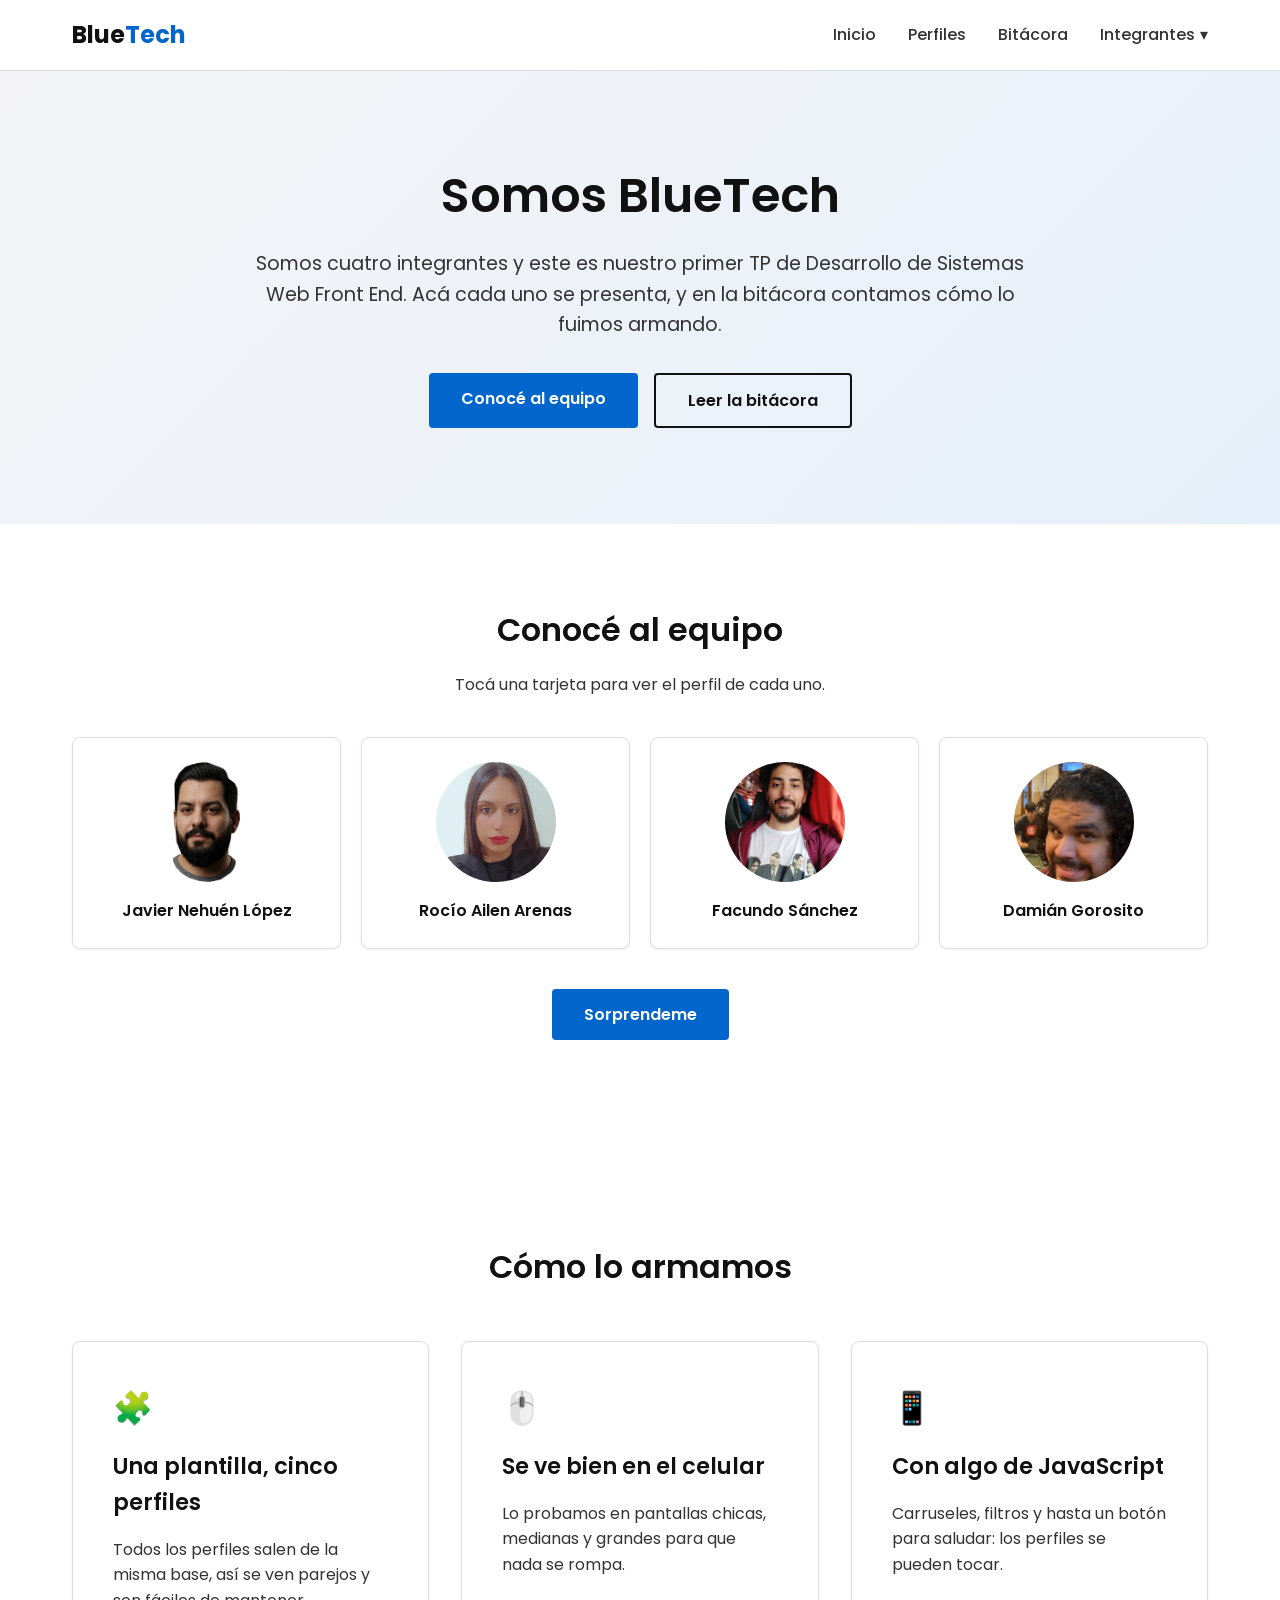
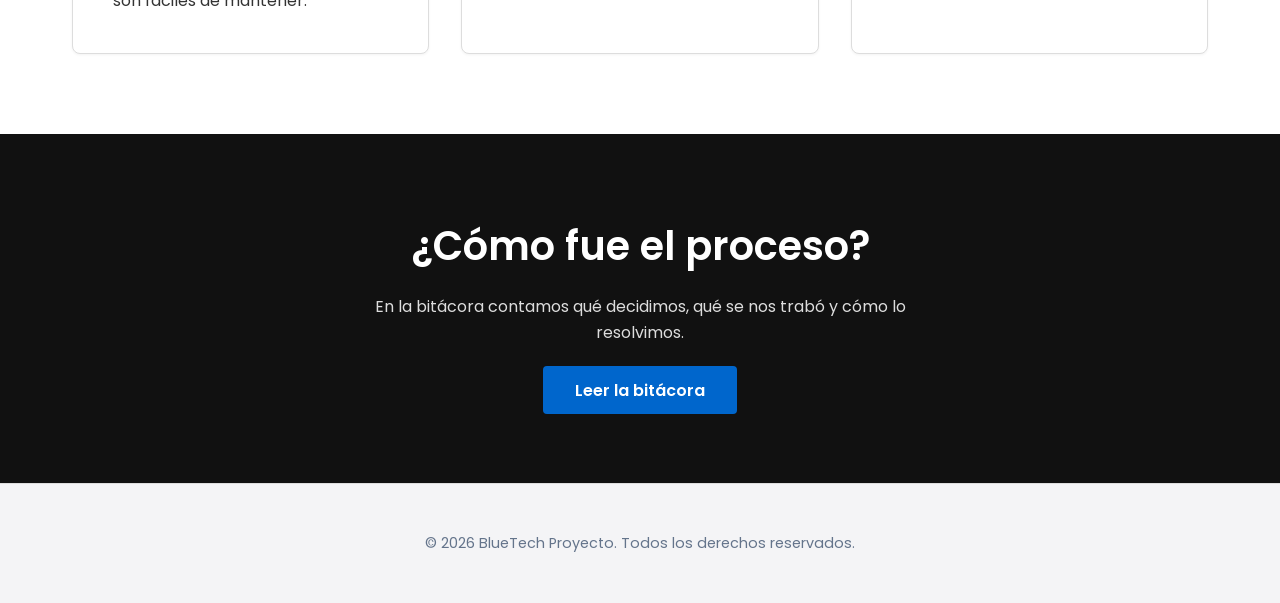
<file: index.html>
<!DOCTYPE html>
<html lang="es">
<head>
    <meta charset="UTF-8">
    <meta name="viewport" content="width=device-width, initial-scale=1.0">
    <title>BlueTech · TP1 Front End</title>

    <link rel="preconnect" href="https://fonts.googleapis.com">
    <link rel="preconnect" href="https://fonts.gstatic.com" crossorigin>
    <link href="https://fonts.googleapis.com/css2?family=Poppins:wght@400;500;600;700&display=swap" rel="stylesheet">

    <link rel="stylesheet" href="css/style.css">
    <link rel="stylesheet" href="css/header-footer.css">
    <link rel="stylesheet" href="css/home.css">

    <script src="js/nav.js" defer></script>
    <script src="js/home.js" defer></script>
</head>
<body>

    <header>
        <nav class="navbar">
            <div class="logo">Blue<span>Tech</span></div>
            <ul class="nav-links">
                <li><a href="index.html">Inicio</a></li>
                <li><a href="index.html#perfiles">Perfiles</a></li>
                <li><a href="bitacora.html">Bitácora</a></li>
                <li class="dropdown">
                  <button type="button" class="dropdown-toggle" aria-haspopup="true" aria-expanded="false">
                    Integrantes <span class="dropdown-flecha" aria-hidden="true">&#9662;</span>
                  </button>
                  <ul class="dropdown-menu">
                    <li><a href="perfil-2.html">Javier López</a></li>
                    <li><a href="perfil-3.html">Rocío Arenas</a></li>
                    <li><a href="perfil-4.html">Facundo Sánchez</a></li>
                    <li><a href="perfil-5.html">Damián Gorosito</a></li>
                  </ul>
                </li>
            </ul>
        </nav>
    </header>

    <section id="inicio" class="hero">
        <div class="hero-content">
            <h1>Somos BlueTech</h1>
            <p>Somos cuatro integrantes y este es nuestro primer TP de Desarrollo de Sistemas Web Front End. Acá cada uno se presenta, y en la bitácora contamos cómo lo fuimos armando.</p>
            <div class="hero-buttons">
                <a href="#perfiles" class="btn-primary">Conocé al equipo</a>
                <a href="bitacora.html" class="btn-secondary">Leer la bitácora</a>
            </div>
        </div>
    </section>

    <section id="perfiles" class="features">
        <h2 class="section-title">Conocé al equipo</h2>
        <p class="section-sub">Tocá una tarjeta para ver el perfil de cada uno.</p>
        <div class="grid grid--perfiles">
                <a class="card card--perfil" href="perfil-2.html">
                    <img class="card-avatar" src="img/javier/avatar.png" style="object-fit: contain;" alt="" width="120" height="120">
                    <h3>Javier Nehuén López</h3>
                </a>
                <a class="card card--perfil" href="perfil-3.html">
                    <img class="card-avatar" src="img/rocio/avatar.PNG" alt="" width="120" height="120">
                    <h3>Rocío Ailen Arenas</h3>
                </a>
                <a class="card card--perfil" href="perfil-4.html">
                    <img class="card-avatar" src="img/facundo/avatar.jpg" alt="" width="120" height="120">
                    <h3>Facundo Sánchez</h3>
                </a>
                <a class="card card--perfil" href="perfil-5.html">
                    <img class="card-avatar" src="img/damian/avatar.jpg" alt="" width="120" height="120">
                    <h3>Damián Gorosito</h3>
                </a>
        </div>
        <div class="perfiles-accion">
            <button type="button" id="btn-sorpresa" class="btn-primary">Sorprendeme</button>
            <p id="mensaje-sorpresa" aria-live="polite"></p>
        </div>
    </section>

    <section id="como-lo-armamos" class="features">
        <h2 class="section-title">Cómo lo armamos</h2>
        <div class="grid">
            <div class="card">
                <div class="card-icon">🧩</div>
                <h3>Una plantilla, cinco perfiles</h3>
                <p>Todos los perfiles salen de la misma base, así se ven parejos y son fáciles de mantener.</p>
            </div>
            <div class="card">
                <div class="card-icon">🖱️</div>
                <h3>Se ve bien en el celular</h3>
                <p>Lo probamos en pantallas chicas, medianas y grandes para que nada se rompa.</p>
            </div>
            <div class="card">
                <div class="card-icon">📱</div>
                <h3>Con algo de JavaScript</h3>
                <p>Carruseles, filtros y hasta un botón para saludar: los perfiles se pueden tocar.</p>
            </div>
        </div>
    </section>

    <section class="cta-section">
        <h2>¿Cómo fue el proceso?</h2>
        <p>En la bitácora contamos qué decidimos, qué se nos trabó y cómo lo resolvimos.</p>
        <a href="bitacora.html" class="btn-primary">Leer la bitácora</a>
    </section>

    <footer>
        <p>&copy; 2026 BlueTech Proyecto. Todos los derechos reservados.</p>
    </footer>

</body>
</html>
</file>
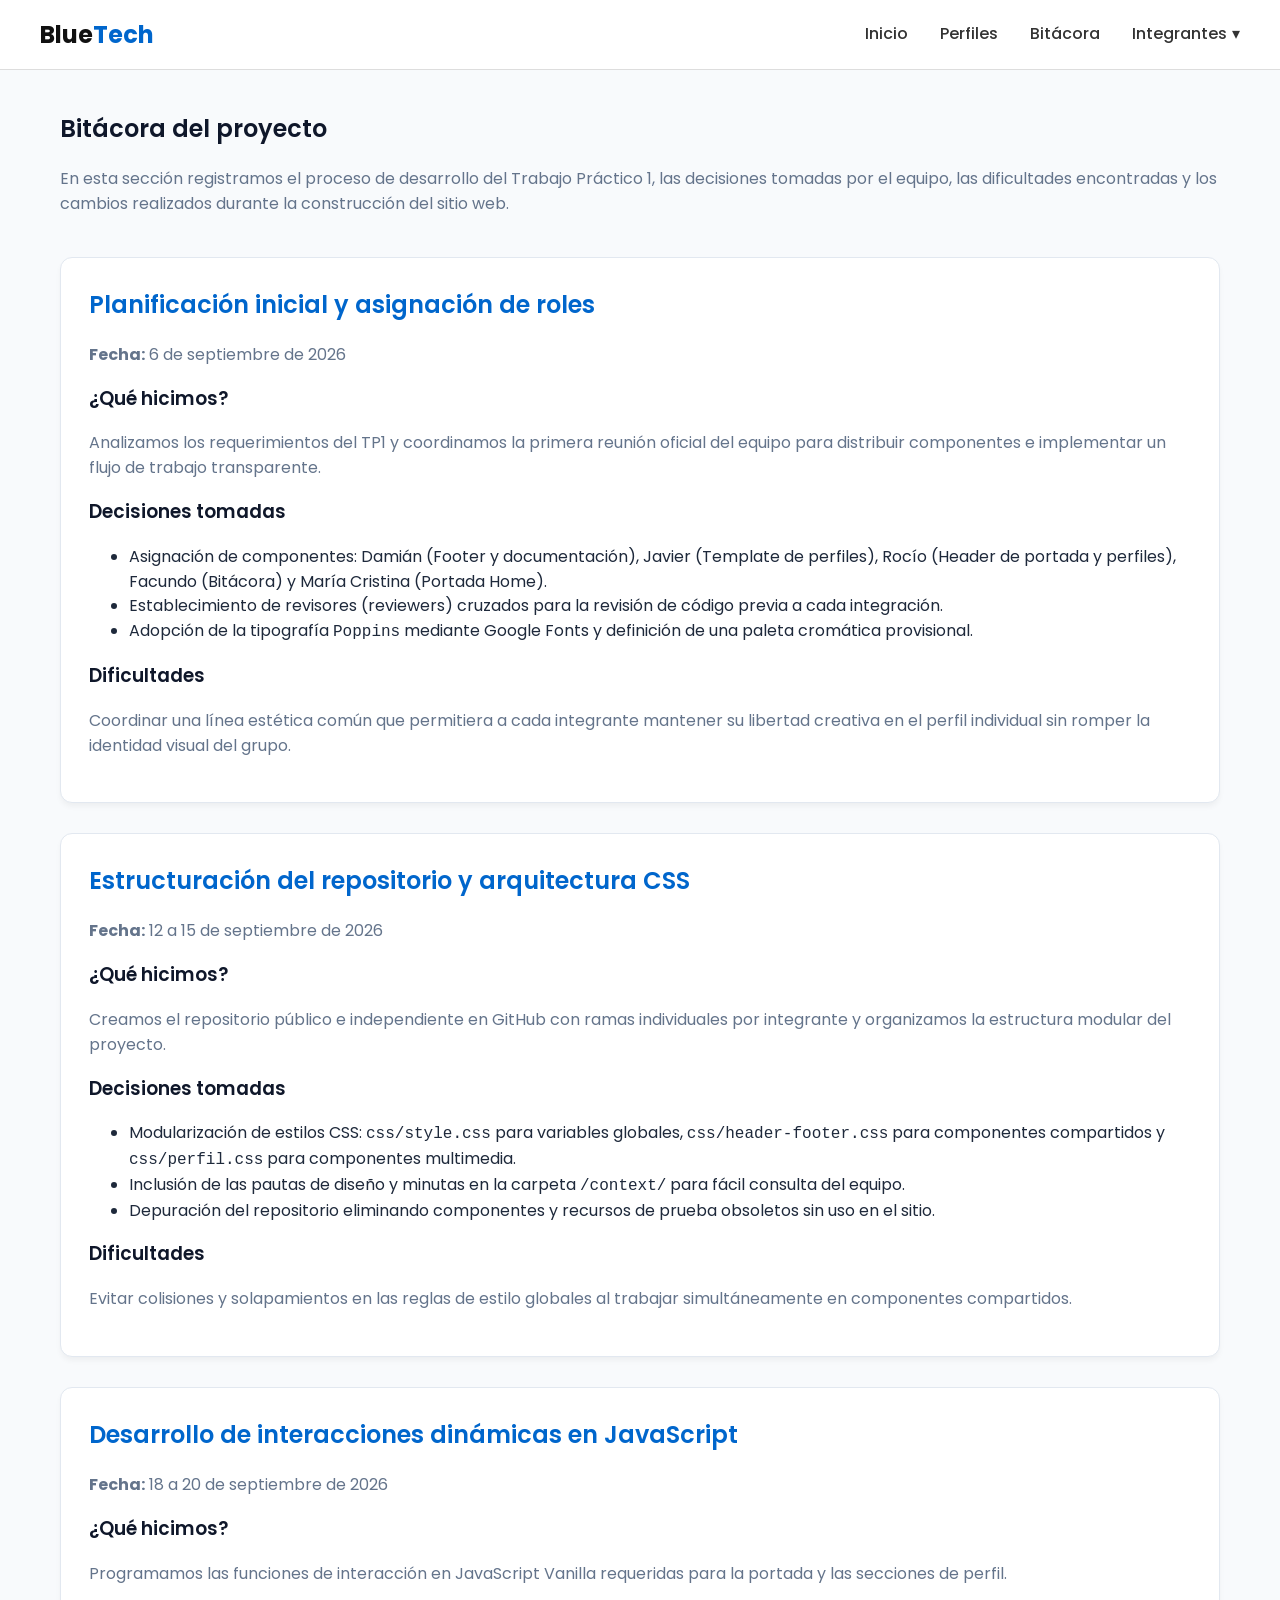
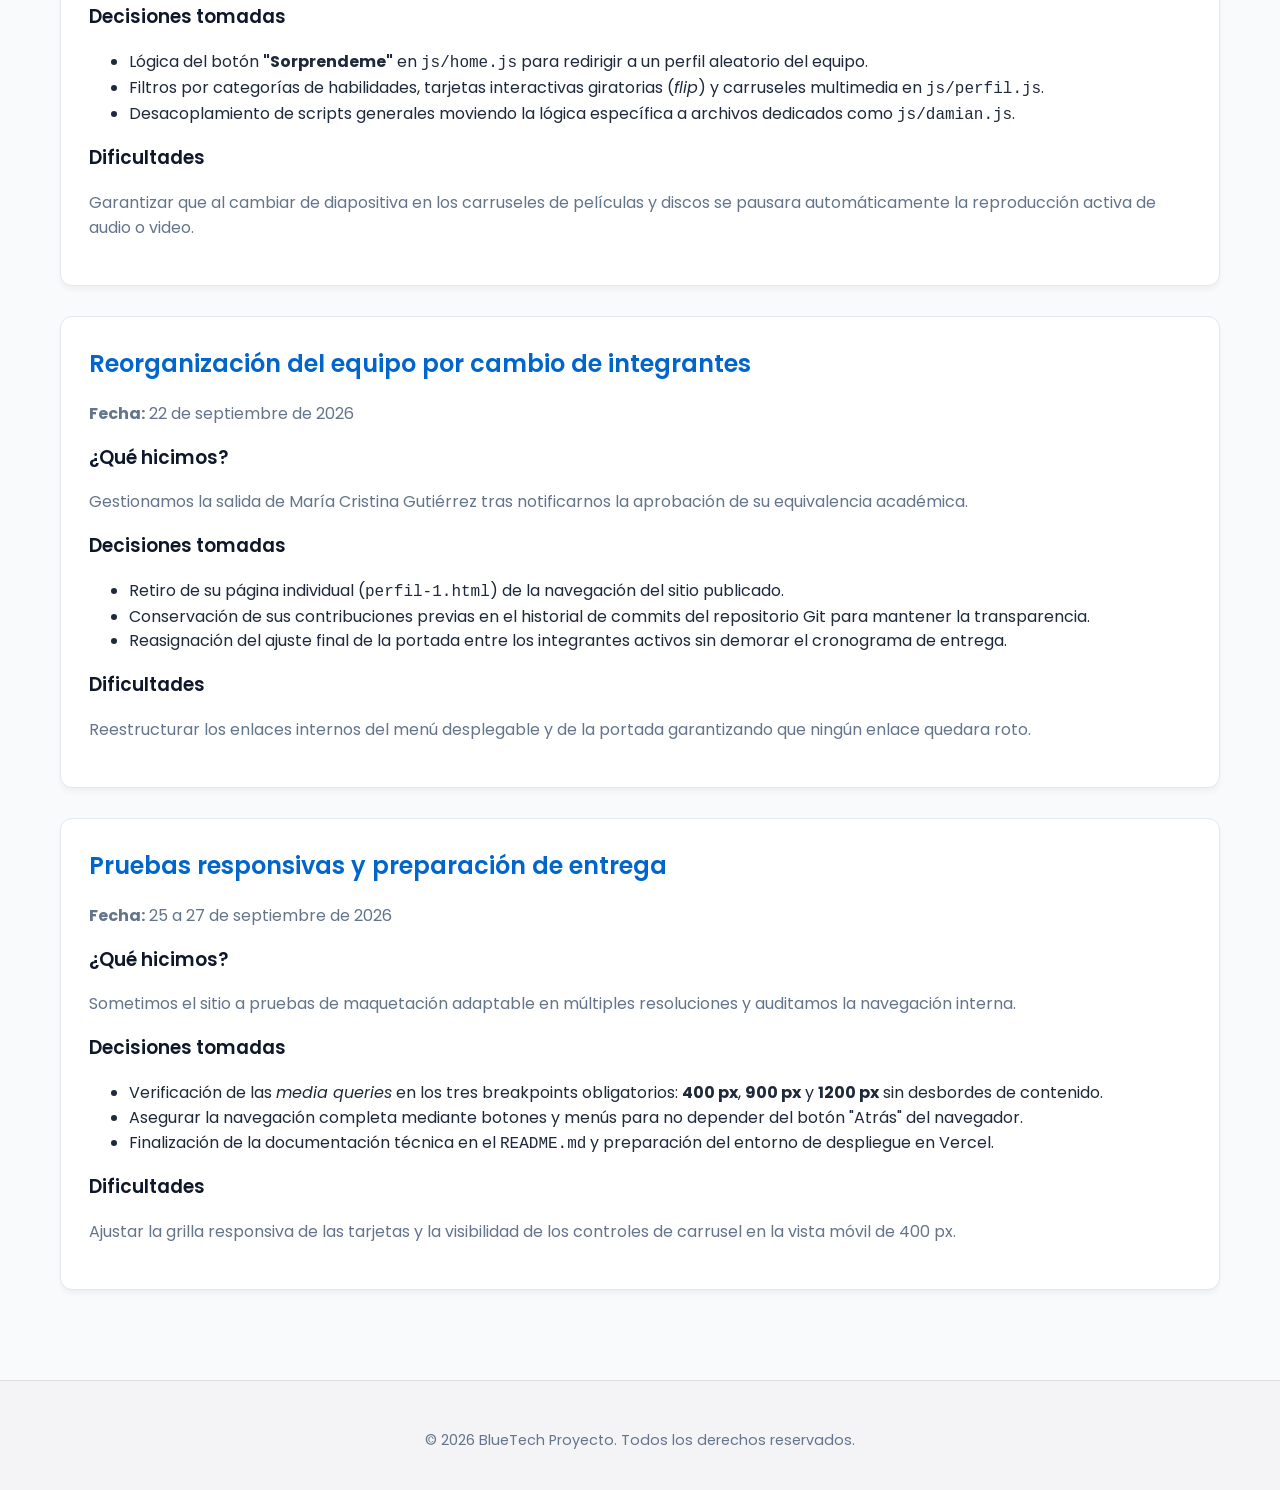
<file: bitacora.html>
<!DOCTYPE html>
<html lang="es">
<head>
    <meta charset="UTF-8">
    <meta name="viewport" content="width=device-width, initial-scale=1.0">
    <title>Bitácora de Desarrollo · BlueTech</title>
    <!-- Google Fonts Poppins -->
    <link rel="preconnect" href="https://fonts.googleapis.com">
    <link rel="preconnect" href="https://fonts.gstatic.com" crossorigin>
    <link href="https://fonts.googleapis.com/css2?family=Poppins:wght@400;500;600;700&display=swap" rel="stylesheet">
    <!-- Hojas de estilo del proyecto -->
    <link rel="stylesheet" href="css/style.css">
    <link rel="stylesheet" href="css/header-footer.css">
    <link rel="stylesheet" href="css/perfil.css">
    <link rel="stylesheet" href="css/bitacora.css">
    <script src="js/nav.js" defer></script>
</head>
<body>

    <header>
      <nav class="navbar">
        <div class="logo">Blue<span>Tech</span></div>
        <ul class="nav-links">
          <li><a href="index.html">Inicio</a></li>
          <li><a href="index.html#perfiles">Perfiles</a></li>
          <li><a href="bitacora.html">Bitácora</a></li>
          <li class="dropdown">
            <button type="button" class="dropdown-toggle" aria-haspopup="true" aria-expanded="false">
              Integrantes <span class="dropdown-flecha" aria-hidden="true">&#9662;</span>
            </button>
            <ul class="dropdown-menu">
              <li><a href="perfil-2.html">Javier López</a></li>
              <li><a href="perfil-3.html">Rocío Arenas</a></li>
              <li><a href="perfil-4.html">Facundo Sánchez</a></li>
              <li><a href="perfil-5.html">Damián Gorosito</a></li>
            </ul>
          </li>
        </ul>
      </nav>
    </header>

    <main>

        <!-- Presentación de la Bitácora -->
        <section class="presentacion-bitacora">
            <h1>Bitácora del proyecto</h1>
            <p>
                En esta sección registramos el proceso de desarrollo del
                Trabajo Práctico 1, las decisiones tomadas por el equipo,
                las dificultades encontradas y los cambios realizados
                durante la construcción del sitio web.
            </p>
        </section>

        <!-- Entrada 1 -->
        <section class="entrada-bitacora">
            <article class="tarjeta-bitacora">
                <header>
                    <h2>Planificación inicial y asignación de roles</h2>
                    <p><strong>Fecha:</strong> 6 de septiembre de 2026</p>
                </header>
                <div class="contenido-bitacora">
                    <h3>¿Qué hicimos?</h3>
                    <p>
                        Analizamos los requerimientos del TP1 y coordinamos la primera reunión oficial
                        del equipo para distribuir componentes e implementar un flujo de trabajo transparente.
                    </p>
                    <h3>Decisiones tomadas</h3>
                    <ul>
                        <li>Asignación de componentes: Damián (Footer y documentación), Javier (Template de perfiles), Rocío (Header de portada y perfiles), Facundo (Bitácora) y María Cristina (Portada Home).</li>
                        <li>Establecimiento de revisores (reviewers) cruzados para la revisión de código previa a cada integración.</li>
                        <li>Adopción de la tipografía <code>Poppins</code> mediante Google Fonts y definición de una paleta cromática provisional.</li>
                    </ul>
                    <h3>Dificultades</h3>
                    <p>
                        Coordinar una línea estética común que permitiera a cada integrante mantener su libertad creativa en el perfil individual sin romper la identidad visual del grupo.
                    </p>
                </div>
            </article>
        </section>

        <!-- Entrada 2 -->
        <section class="entrada-bitacora">
            <article class="tarjeta-bitacora">
                <header>
                    <h2>Estructuración del repositorio y arquitectura CSS</h2>
                    <p><strong>Fecha:</strong> 12 a 15 de septiembre de 2026</p>
                </header>
                <div class="contenido-bitacora">
                    <h3>¿Qué hicimos?</h3>
                    <p>
                        Creamos el repositorio público e independiente en GitHub con ramas individuales por integrante y organizamos la estructura modular del proyecto.
                    </p>
                    <h3>Decisiones tomadas</h3>
                    <ul>
                        <li>Modularización de estilos CSS: <code>css/style.css</code> para variables globales, <code>css/header-footer.css</code> para componentes compartidos y <code>css/perfil.css</code> para componentes multimedia.</li>
                        <li>Inclusión de las pautas de diseño y minutas en la carpeta <code>/context/</code> para fácil consulta del equipo.</li>
                        <li>Depuración del repositorio eliminando componentes y recursos de prueba obsoletos sin uso en el sitio.</li>
                    </ul>
                    <h3>Dificultades</h3>
                    <p>
                        Evitar colisiones y solapamientos en las reglas de estilo globales al trabajar simultáneamente en componentes compartidos.
                    </p>
                </div>
            </article>
        </section>

        <!-- Entrada 3 -->
        <section class="entrada-bitacora">
            <article class="tarjeta-bitacora">
                <header>
                    <h2>Desarrollo de interacciones dinámicas en JavaScript</h2>
                    <p><strong>Fecha:</strong> 18 a 20 de septiembre de 2026</p>
                </header>
                <div class="contenido-bitacora">
                    <h3>¿Qué hicimos?</h3>
                    <p>
                        Programamos las funciones de interacción en JavaScript Vanilla requeridas para la portada y las secciones de perfil.
                    </p>
                    <h3>Decisiones tomadas</h3>
                    <ul>
                        <li>Lógica del botón <strong>"Sorprendeme"</strong> en <code>js/home.js</code> para redirigir a un perfil aleatorio del equipo.</li>
                        <li>Filtros por categorías de habilidades, tarjetas interactivas giratorias (<em>flip</em>) y carruseles multimedia en <code>js/perfil.js</code>.</li>
                        <li>Desacoplamiento de scripts generales moviendo la lógica específica a archivos dedicados como <code>js/damian.js</code>.</li>
                    </ul>
                    <h3>Dificultades</h3>
                    <p>
                        Garantizar que al cambiar de diapositiva en los carruseles de películas y discos se pausara automáticamente la reproducción activa de audio o video.
                    </p>
                </div>
            </article>
        </section>

        <!-- Entrada 4 -->
        <section class="entrada-bitacora">
            <article class="tarjeta-bitacora">
                <header>
                    <h2>Reorganización del equipo por cambio de integrantes</h2>
                    <p><strong>Fecha:</strong> 22 de septiembre de 2026</p>
                </header>
                <div class="contenido-bitacora">
                    <h3>¿Qué hicimos?</h3>
                    <p>
                        Gestionamos la salida de María Cristina Gutiérrez tras notificarnos la aprobación de su equivalencia académica.
                    </p>
                    <h3>Decisiones tomadas</h3>
                    <ul>
                        <li>Retiro de su página individual (<code>perfil-1.html</code>) de la navegación del sitio publicado.</li>
                        <li>Conservación de sus contribuciones previas en el historial de commits del repositorio Git para mantener la transparencia.</li>
                        <li>Reasignación del ajuste final de la portada entre los integrantes activos sin demorar el cronograma de entrega.</li>
                    </ul>
                    <h3>Dificultades</h3>
                    <p>
                        Reestructurar los enlaces internos del menú desplegable y de la portada garantizando que ningún enlace quedara roto.
                    </p>
                </div>
            </article>
        </section>

        <!-- Entrada 5 -->
        <section class="entrada-bitacora">
            <article class="tarjeta-bitacora">
                <header>
                    <h2>Pruebas responsivas y preparación de entrega</h2>
                    <p><strong>Fecha:</strong> 25 a 27 de septiembre de 2026</p>
                </header>
                <div class="contenido-bitacora">
                    <h3>¿Qué hicimos?</h3>
                    <p>
                        Sometimos el sitio a pruebas de maquetación adaptable en múltiples resoluciones y auditamos la navegación interna.
                    </p>
                    <h3>Decisiones tomadas</h3>
                    <ul>
                        <li>Verificación de las <em>media queries</em> en los tres breakpoints obligatorios: <strong>400 px</strong>, <strong>900 px</strong> y <strong>1200 px</strong> sin desbordes de contenido.</li>
                        <li>Asegurar la navegación completa mediante botones y menús para no depender del botón "Atrás" del navegador.</li>
                        <li>Finalización de la documentación técnica en el <code>README.md</code> y preparación del entorno de despliegue en Vercel.</li>
                    </ul>
                    <h3>Dificultades</h3>
                    <p>
                        Ajustar la grilla responsiva de las tarjetas y la visibilidad de los controles de carrusel en la vista móvil de 400 px.
                    </p>
                </div>
            </article>
        </section>

    </main>

    <footer>
      <p>&copy; 2026 BlueTech Proyecto. Todos los derechos reservados.</p>
    </footer>

</body>
</html>
</file>
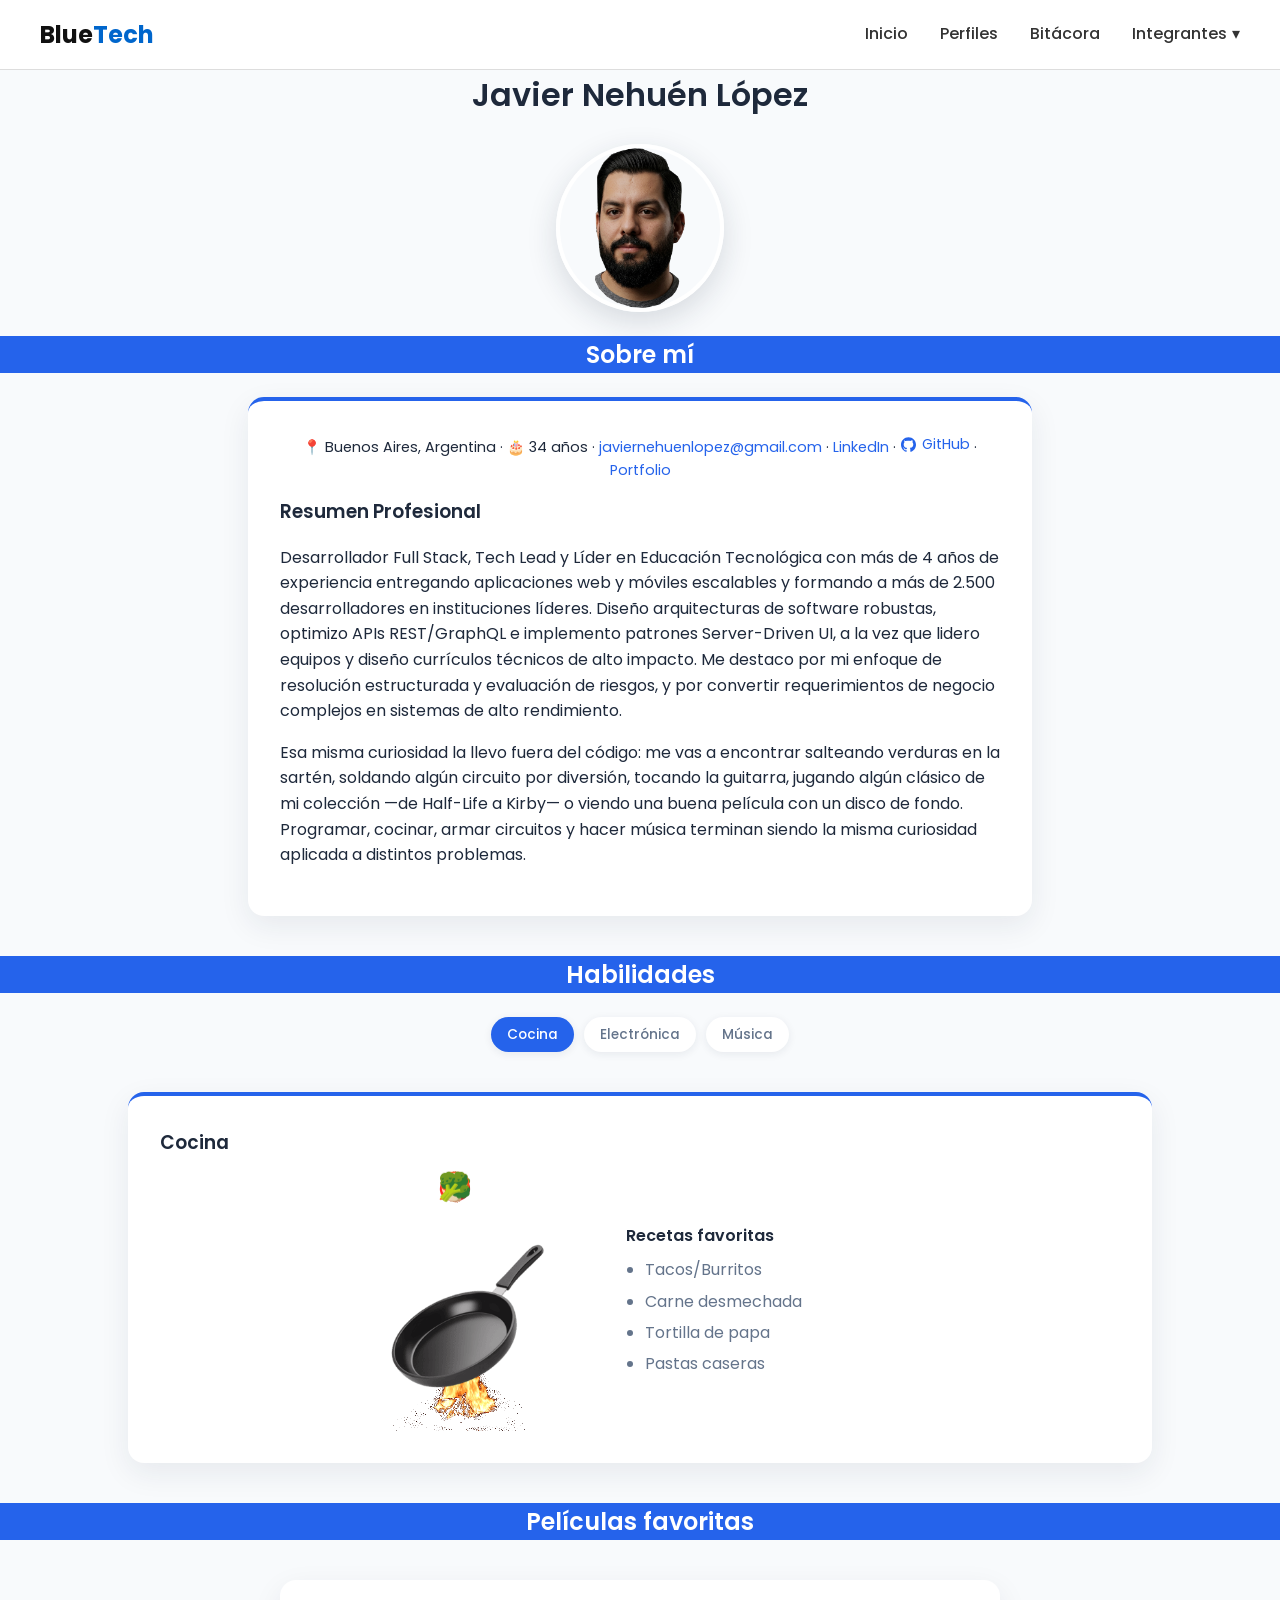
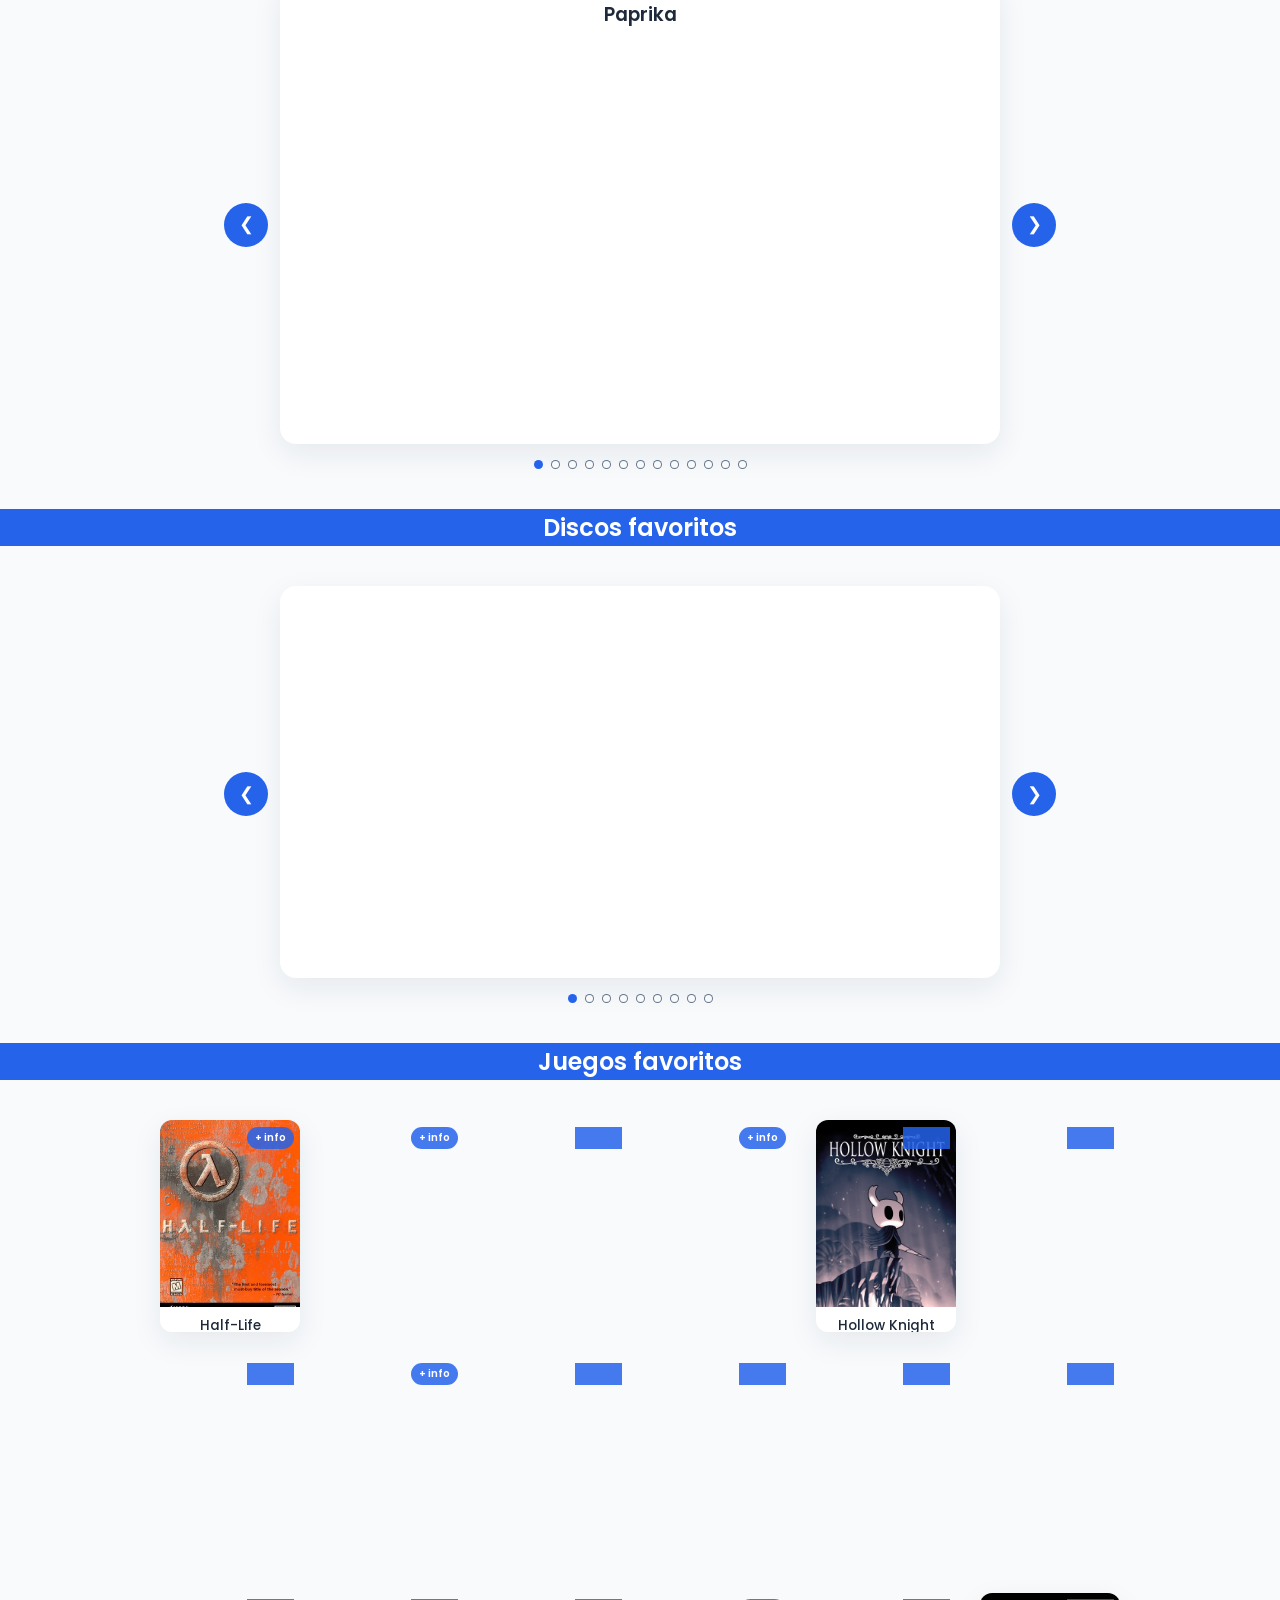
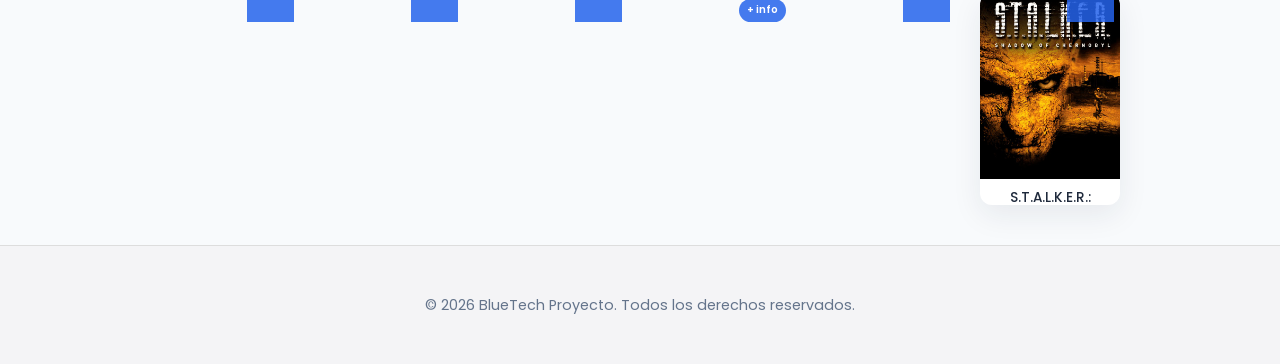
<file: perfil-2.html>
<!doctype html>
<html lang="es">
  <head>
    <meta charset="UTF-8" />
    <meta name="viewport" content="width=device-width, initial-scale=1.0" />
    <title>Perfil - Javier Nehuén López</title>

    <link rel="preconnect" href="https://fonts.googleapis.com" />
    <link rel="preconnect" href="https://fonts.gstatic.com" crossorigin />
    <link
      href="https://fonts.googleapis.com/css2?family=Poppins:wght@400;500;600;700&display=swap"
      rel="stylesheet"
    />

    <link rel="stylesheet" href="css/style.css" />
    <link rel="stylesheet" href="css/perfil.css">
    <link rel="stylesheet" href="css/header-footer.css">

    <script src="js/nav.js" defer></script>
    <script src="js/perfil.js" defer></script>
  </head>
  <body>
    <header>
      <nav class="navbar">
        <div class="logo">Blue<span>Tech</span></div>
        <ul class="nav-links">
          <li><a href="index.html">Inicio</a></li>
          <li><a href="index.html#perfiles">Perfiles</a></li>
          <li><a href="bitacora.html">Bitácora</a></li>
          <li class="dropdown">
            <button type="button" class="dropdown-toggle" aria-haspopup="true" aria-expanded="false">
              Integrantes <span class="dropdown-flecha" aria-hidden="true">&#9662;</span>
            </button>
            <ul class="dropdown-menu">
              <li><a href="perfil-2.html">Javier López</a></li>
              <li><a href="perfil-3.html">Rocío Arenas</a></li>
              <li><a href="perfil-4.html">Facundo Sánchez</a></li>
              <li><a href="perfil-5.html">Damián Gorosito</a></li>
            </ul>
          </li>
        </ul>
      </nav>
    </header>

    <main>
      <h1 class="nombre-brillante">Javier Nehuén López</h1>

      <img class="avatar-perfil" src="img/javier/avatar.png" alt="Foto de Javier Nehuén López" width="160" height="160">

      <h2 id="titulo-sobre-mi">Sobre mí</h2>

      <section class="sobre-mi" aria-labelledby="titulo-sobre-mi">
        <p class="sobre-mi-contacto">
          📍 Buenos Aires, Argentina
          &middot; 🎂 34 años
          &middot; <a href="mailto:javiernehuenlopez@gmail.com">javiernehuenlopez@gmail.com</a>
          &middot; <a href="https://www.linkedin.com/in/javier-nehuen-lopez" target="_blank" rel="noopener">LinkedIn</a>
          &middot; <a class="enlace-github" href="https://github.com/Jableed43" target="_blank" rel="noopener">GitHub</a>
          &middot; <a href="https://jableed43.github.io/portfolio-2025/" target="_blank" rel="noopener">Portfolio</a>
        </p>

        <h3>Resumen Profesional</h3>
        <p>
          Desarrollador Full Stack, Tech Lead y Líder en Educación Tecnológica con más de 4 años de
          experiencia entregando aplicaciones web y móviles escalables y formando a más de 2.500
          desarrolladores en instituciones líderes. Diseño arquitecturas de software robustas,
          optimizo APIs REST/GraphQL e implemento patrones Server-Driven UI, a la vez que lidero
          equipos y diseño currículos técnicos de alto impacto. Me destaco por mi enfoque de
          resolución estructurada y evaluación de riesgos, y por convertir requerimientos de negocio
          complejos en sistemas de alto rendimiento.
        </p>
        <p>
          Esa misma curiosidad la llevo fuera del código: me vas a encontrar salteando verduras en
          la sartén, soldando algún circuito por diversión, tocando la guitarra, jugando algún
          clásico de mi colección —de Half-Life a Kirby— o viendo una buena película con un disco
          de fondo. Programar, cocinar, armar circuitos y hacer música terminan siendo la misma
          curiosidad aplicada a distintos problemas.
        </p>
      </section>

      <h2 id="titulo-habilidades">Habilidades</h2>

      <ul class="filtros" id="filtros-habilidades">
        <li data-filtro="cocina" class="activo">Cocina</li>
        <li data-filtro="electronica">Electrónica</li>
        <li data-filtro="musica">Música</li>
      </ul>

      <section class="skill-block" data-categoria="cocina">
        <h3>Cocina</h3>
        <div class="skill-fila">
          <div class="skill-visual skill-visual--cocina">
            <div class="fuego-contenedor">
              <img src="./img/javier/skills/flames.gif" alt="" aria-hidden="true">
            </div>
            <div class="ingrediente" style="left:40%; animation-delay:0s;">🧅</div>
            <div class="ingrediente" style="left:40%; animation-delay:0.8s;">🍅</div>
            <div class="ingrediente" style="left:40%; animation-delay:1.6s;">🥕</div>
            <div class="ingrediente" style="left:40%; animation-delay:2.4s;">🍄</div>
            <div class="ingrediente" style="left:40%; animation-delay:3.2s;">🥦</div>
            <img class="sarten-img" src="./img/javier/skills/pan.webp" alt="Sartén">
          </div>
          <div class="skill-lista">
            <h4>Recetas favoritas</h4>
            <ul>
              <li>Tacos/Burritos</li>
              <li>Carne desmechada</li>
              <li>Tortilla de papa</li>
              <li>Pastas caseras</li>
            </ul>
          </div>
        </div>
      </section>

      <section class="skill-block oculto" data-categoria="electronica">
        <h3>Electrónica</h3>
        <div class="skill-fila">
          <div class="skill-visual skill-visual--electronica">
            <img class="pcb-img" src="./img/javier/skills/pcb.webp" alt="Placa electrónica">
            <div class="soldador-contenedor">
              <img src="./img/javier/skills/soldador.gif" alt="Cautín soldando">
            </div>
          </div>
          <div class="skill-lista">
            <h4>Temas de interés</h4>
            <ul>
              <li>Microcontroladores (Arduino, ESP32)</li>
              <li>Diseño de placas (PCB)</li>
              <li>Domótica IoT</li>
              <li>Construcción de prototipos</li>
            </ul>
          </div>
        </div>
      </section>

      <section class="skill-block oculto" data-categoria="musica">
        <h3>Música</h3>
        <div class="skill-fila">
          <div class="skill-visual skill-visual--musica">
            <img class="guitarra-img" src="./img/javier/skills/guitar.gif" alt="Guitarra eléctrica">
          </div>
          <div class="skill-lista">
            <h4>Prácticas</h4>
            <ul>
              <li>Producción musical</li>
              <li>Cantar</li>
              <li>Tocar Guitarra</li>
            </ul>
          </div>
        </div>
      </section>

      <h2 id="titulo-peliculas">Películas favoritas</h2>

      <section class="carousel" aria-labelledby="titulo-peliculas" data-etiqueta-slide="la película">
        <button type="button" class="carousel-flecha carousel-flecha--prev" aria-label="Película anterior">&#10094;</button>

        <div class="carousel-ventana">
          <ul class="carousel-pista" id="carousel-pista-peliculas">
            <li class="carousel-slide">
              <h3>Paprika</h3>
              <div class="carousel-video">
                <iframe src="https://www.youtube.com/embed/PIUqozzyW2k" title="Paprika" frameborder="0" allow="accelerometer; autoplay; clipboard-write; encrypted-media; gyroscope; picture-in-picture; web-share" referrerpolicy="strict-origin-when-cross-origin" allowfullscreen></iframe>
              </div>
            </li>
            <li class="carousel-slide">
              <h3>Parasite</h3>
              <div class="carousel-video">
                <iframe src="https://www.youtube.com/embed/5xH0HfJHsaY" title="Parasite" frameborder="0" allow="accelerometer; autoplay; clipboard-write; encrypted-media; gyroscope; picture-in-picture; web-share" referrerpolicy="strict-origin-when-cross-origin" allowfullscreen></iframe>
              </div>
            </li>
            <li class="carousel-slide">
              <h3>Inglourious Basterds</h3>
              <div class="carousel-video">
                <iframe src="https://www.youtube.com/embed/KnrRy6kSFF0" title="Inglourious Basterds" frameborder="0" allow="accelerometer; autoplay; clipboard-write; encrypted-media; gyroscope; picture-in-picture; web-share" referrerpolicy="strict-origin-when-cross-origin" allowfullscreen></iframe>
              </div>
            </li>
            <li class="carousel-slide">
              <h3>Pulp Fiction</h3>
              <div class="carousel-video">
                <iframe src="https://www.youtube.com/embed/tGpTpVyI_OQ" title="Pulp Fiction" frameborder="0" allow="accelerometer; autoplay; clipboard-write; encrypted-media; gyroscope; picture-in-picture; web-share" referrerpolicy="strict-origin-when-cross-origin" allowfullscreen></iframe>
              </div>
            </li>
            <li class="carousel-slide">
              <h3>Taxi Driver</h3>
              <div class="carousel-video">
                <iframe src="https://www.youtube.com/embed/T5IligQP7Fo" title="Taxi Driver" frameborder="0" allow="accelerometer; autoplay; clipboard-write; encrypted-media; gyroscope; picture-in-picture; web-share" referrerpolicy="strict-origin-when-cross-origin" allowfullscreen></iframe>
              </div>
            </li>
            <li class="carousel-slide">
              <h3>The Lord of the Rings: The Two Towers</h3>
              <div class="carousel-video">
                <iframe src="https://www.youtube.com/embed/LbfMDwc4azU" title="The Lord of the Rings: The Two Towers" frameborder="0" allow="accelerometer; autoplay; clipboard-write; encrypted-media; gyroscope; picture-in-picture; web-share" referrerpolicy="strict-origin-when-cross-origin" allowfullscreen></iframe>
              </div>
            </li>
            <li class="carousel-slide">
              <h3>The Fifth Element</h3>
              <div class="carousel-video">
                <iframe src="https://www.youtube.com/embed/fQ9RqgcR24g" title="The Fifth Element" frameborder="0" allow="accelerometer; autoplay; clipboard-write; encrypted-media; gyroscope; picture-in-picture; web-share" referrerpolicy="strict-origin-when-cross-origin" allowfullscreen></iframe>
              </div>
            </li>
            <li class="carousel-slide">
              <h3>Home Alone</h3>
              <div class="carousel-video">
                <iframe src="https://www.youtube.com/embed/jEDaVHmw7r4" title="Home Alone" frameborder="0" allow="accelerometer; autoplay; clipboard-write; encrypted-media; gyroscope; picture-in-picture; web-share" referrerpolicy="strict-origin-when-cross-origin" allowfullscreen></iframe>
              </div>
            </li>
            <li class="carousel-slide">
              <h3>The Butterfly Effect</h3>
              <div class="carousel-video">
                <iframe src="https://www.youtube.com/embed/kkWQLjI2rAU" title="The Butterfly Effect" frameborder="0" allow="accelerometer; autoplay; clipboard-write; encrypted-media; gyroscope; picture-in-picture; web-share" referrerpolicy="strict-origin-when-cross-origin" allowfullscreen></iframe>
              </div>
            </li>
            <li class="carousel-slide">
              <h3>Men in Black</h3>
              <div class="carousel-video">
                <iframe src="https://www.youtube.com/embed/UxUTTrU6PA4" title="Men in Black" frameborder="0" allow="accelerometer; autoplay; clipboard-write; encrypted-media; gyroscope; picture-in-picture; web-share" referrerpolicy="strict-origin-when-cross-origin" allowfullscreen></iframe>
              </div>
            </li>
            <li class="carousel-slide">
              <h3>El viaje de Chihiro</h3>
              <div class="carousel-video">
                <iframe src="https://www.youtube.com/embed/RyKtKd9KnJI" title="El viaje de Chihiro" frameborder="0" allow="accelerometer; autoplay; clipboard-write; encrypted-media; gyroscope; picture-in-picture; web-share" referrerpolicy="strict-origin-when-cross-origin" allowfullscreen></iframe>
              </div>
            </li>
            <li class="carousel-slide">
              <h3>Shrek 2</h3>
              <div class="carousel-video">
                <iframe src="https://www.youtube.com/embed/7DJ5sop9oSc" title="Shrek 2" frameborder="0" allow="accelerometer; autoplay; clipboard-write; encrypted-media; gyroscope; picture-in-picture; web-share" referrerpolicy="strict-origin-when-cross-origin" allowfullscreen></iframe>
              </div>
            </li>
            <li class="carousel-slide">
              <h3>Signs</h3>
              <div class="carousel-video">
                <iframe src="https://www.youtube.com/embed/dUw26F0WfLg" title="Signs" frameborder="0" allow="accelerometer; autoplay; clipboard-write; encrypted-media; gyroscope; picture-in-picture; web-share" referrerpolicy="strict-origin-when-cross-origin" allowfullscreen></iframe>
              </div>
            </li>
          </ul>
        </div>

        <button type="button" class="carousel-flecha carousel-flecha--next" aria-label="Película siguiente">&#10095;</button>

        <div class="carousel-puntos" id="carousel-puntos-peliculas"></div>
      </section>

      <h2 id="titulo-discos">Discos favoritos</h2>

      <section class="carousel" aria-labelledby="titulo-discos" data-etiqueta-slide="el disco">
        <button type="button" class="carousel-flecha carousel-flecha--prev" aria-label="Disco anterior">&#10094;</button>

        <div class="carousel-ventana">
          <ul class="carousel-pista" id="carousel-pista-discos">
            <li class="carousel-slide">
              <div class="carousel-spotify">
                <iframe src="https://open.spotify.com/embed/album/5gohS1223mJrzBVQzakpjm?utm_source=generator" width="100%" height="352" frameborder="0" allowfullscreen allow="autoplay; clipboard-write; encrypted-media; fullscreen; picture-in-picture" loading="lazy"></iframe>
              </div>
            </li>
            <li class="carousel-slide">
              <div class="carousel-spotify">
                <iframe src="https://open.spotify.com/embed/album/2vtpI9pQJFi5uOBptAu7Fp?utm_source=generator" width="100%" height="352" frameborder="0" allowfullscreen allow="autoplay; clipboard-write; encrypted-media; fullscreen; picture-in-picture" loading="lazy"></iframe>
              </div>
            </li>
            <li class="carousel-slide">
              <div class="carousel-spotify">
                <iframe src="https://open.spotify.com/embed/album/2rIdWbXPjcq8K7BCccBhhC?utm_source=generator" width="100%" height="352" frameborder="0" allowfullscreen allow="autoplay; clipboard-write; encrypted-media; fullscreen; picture-in-picture" loading="lazy"></iframe>
              </div>
            </li>
            <li class="carousel-slide">
              <div class="carousel-spotify">
                <iframe src="https://open.spotify.com/embed/album/7m2tf0ePYJ5AqHuD0qjvLx?utm_source=generator" width="100%" height="352" frameborder="0" allowfullscreen allow="autoplay; clipboard-write; encrypted-media; fullscreen; picture-in-picture" loading="lazy"></iframe>
              </div>
            </li>
            <li class="carousel-slide">
              <div class="carousel-spotify">
                <iframe src="https://open.spotify.com/embed/album/7tZMfTQrPSM7STInq5mDed?utm_source=generator" width="100%" height="352" frameborder="0" allowfullscreen allow="autoplay; clipboard-write; encrypted-media; fullscreen; picture-in-picture" loading="lazy"></iframe>
              </div>
            </li>
            <li class="carousel-slide">
              <div class="carousel-spotify">
                <iframe src="https://open.spotify.com/embed/album/2jPmk6qQzuY5AvKkZxMh7h?utm_source=generator" width="100%" height="352" frameborder="0" allowfullscreen allow="autoplay; clipboard-write; encrypted-media; fullscreen; picture-in-picture" loading="lazy"></iframe>
              </div>
            </li>
            <li class="carousel-slide">
              <div class="carousel-spotify">
                <iframe src="https://open.spotify.com/embed/album/748dZDqSZy6aPXKcI9H80u?utm_source=generator" width="100%" height="352" frameborder="0" allowfullscreen allow="autoplay; clipboard-write; encrypted-media; fullscreen; picture-in-picture" loading="lazy"></iframe>
              </div>
            </li>
            <li class="carousel-slide">
              <div class="carousel-spotify">
                <iframe src="https://open.spotify.com/embed/album/4Gfnly5CzMJQqkUFfoHaP3?utm_source=generator" width="100%" height="352" frameborder="0" allowfullscreen allow="autoplay; clipboard-write; encrypted-media; fullscreen; picture-in-picture" loading="lazy"></iframe>
              </div>
            </li>
            <li class="carousel-slide">
              <div class="carousel-spotify">
                <iframe src="https://open.spotify.com/embed/album/1rQZbncicoXyB64DqoH7OY?utm_source=generator" width="100%" height="352" frameborder="0" allowfullscreen allow="autoplay; clipboard-write; encrypted-media; fullscreen; picture-in-picture" loading="lazy"></iframe>
              </div>
            </li>
          </ul>
        </div>

        <button type="button" class="carousel-flecha carousel-flecha--next" aria-label="Disco siguiente">&#10095;</button>

        <div class="carousel-puntos" id="carousel-puntos-discos"></div>
      </section>

      <h2 id="titulo-juegos">Juegos favoritos</h2>

      <section class="juegos-grid" aria-labelledby="titulo-juegos">
        <div class="juego-card" tabindex="0" role="button" aria-label="Ver ficha de Half-Life">
          <div class="juego-card-inner">
            <div class="juego-card-frente">
              <span class="juego-info-hint">+ info</span>
              <img src="./img/javier/games/Half-Life_Cover_Art.jpg" alt="Half-Life" loading="lazy">
              <p>Half-Life</p>
            </div>
            <div class="juego-card-dorso">
              <p>FPS (Disparos en primera persona), Ciencia ficción</p>
              <p>1998</p>
            </div>
          </div>
        </div>
        <div class="juego-card" tabindex="0" role="button" aria-label="Ver ficha de Blasphemous">
          <div class="juego-card-inner">
            <div class="juego-card-frente">
              <span class="juego-info-hint">+ info</span>
              <img src="./img/javier/games/Blasphemous_(video_game).jpg" alt="Blasphemous" loading="lazy">
              <p>Blasphemous</p>
            </div>
            <div class="juego-card-dorso">
              <p>Metroidvania, Acción / Hack and Slash</p>
              <p>2019</p>
            </div>
          </div>
        </div>
        <div class="juego-card" tabindex="0" role="button" aria-label="Ver ficha de Mario Kart 8">
          <div class="juego-card-inner">
            <div class="juego-card-frente">
              <span class="juego-info-hint">+ info</span>
              <img src="./img/javier/games/mario_kart_8.jfif" alt="Mario Kart 8" loading="lazy">
              <p>Mario Kart 8</p>
            </div>
            <div class="juego-card-dorso">
              <p>Carreras karts</p>
              <p>2014</p>
            </div>
          </div>
        </div>
        <div class="juego-card" tabindex="0" role="button" aria-label="Ver ficha de Mortal Kombat X">
          <div class="juego-card-inner">
            <div class="juego-card-frente">
              <span class="juego-info-hint">+ info</span>
              <img src="./img/javier/games/Mortal_Kombat_X_Cover_Art.png" alt="Mortal Kombat X" loading="lazy">
              <p>Mortal Kombat X</p>
            </div>
            <div class="juego-card-dorso">
              <p>Pelea / Lucha</p>
              <p>2015</p>
            </div>
          </div>
        </div>
        <div class="juego-card" tabindex="0" role="button" aria-label="Ver ficha de Hollow Knight">
          <div class="juego-card-inner">
            <div class="juego-card-frente">
              <span class="juego-info-hint">+ info</span>
              <img src="./img/javier/games/hollow_knight.jpg" alt="Hollow Knight" loading="lazy">
              <p>Hollow Knight</p>
            </div>
            <div class="juego-card-dorso">
              <p>Metroidvania, Acción y Aventura</p>
              <p>2017</p>
            </div>
          </div>
        </div>
        <div class="juego-card" tabindex="0" role="button" aria-label="Ver ficha de Zelda: Breath of the Wild">
          <div class="juego-card-inner">
            <div class="juego-card-frente">
              <span class="juego-info-hint">+ info</span>
              <img src="./img/javier/games/The_Legend_of_Zelda_Breath_of_the_Wild.jpg" alt="Zelda: Breath of the Wild" loading="lazy">
              <p>Zelda: Breath of the Wild</p>
            </div>
            <div class="juego-card-dorso">
              <p>Acción y Aventura, Rol (RPG) de mundo abierto</p>
              <p>2017</p>
            </div>
          </div>
        </div>
        <div class="juego-card" tabindex="0" role="button" aria-label="Ver ficha de Kirby's Dream Land 3">
          <div class="juego-card-inner">
            <div class="juego-card-frente">
              <span class="juego-info-hint">+ info</span>
              <img src="./img/javier/games/kirby_dreamland_3.jpg" alt="Kirby's Dreamland 3" loading="lazy">
              <p>Kirby's Dreamland 3</p>
            </div>
            <div class="juego-card-dorso">
              <p>Plataformas 2D</p>
              <p>1997</p>
            </div>
          </div>
        </div>
        <div class="juego-card" tabindex="0" role="button" aria-label="Ver ficha de Super Smash Bros. Melee">
          <div class="juego-card-inner">
            <div class="juego-card-frente">
              <span class="juego-info-hint">+ info</span>
              <img src="./img/javier/games/smash_bros_melee.jpg" alt="Super Smash Bros. Melee" loading="lazy">
              <p>Super Smash Bros. Melee</p>
            </div>
            <div class="juego-card-dorso">
              <p>Pelea / Lucha de plataformas</p>
              <p>2001</p>
            </div>
          </div>
        </div>
        <div class="juego-card" tabindex="0" role="button" aria-label="Ver ficha de Earthworm Jim">
          <div class="juego-card-inner">
            <div class="juego-card-frente">
              <span class="juego-info-hint">+ info</span>
              <img src="./img/javier/games/Earthworm_Jim_Neutral_Cover.jpg" alt="Earthworm Jim" loading="lazy">
              <p>Earthworm Jim</p>
            </div>
            <div class="juego-card-dorso">
              <p>Run and Gun, Plataformas 2D</p>
              <p>1994</p>
            </div>
          </div>
        </div>
        <div class="juego-card" tabindex="0" role="button" aria-label="Ver ficha de Metal Slug 3">
          <div class="juego-card-inner">
            <div class="juego-card-frente">
              <span class="juego-info-hint">+ info</span>
              <img src="./img/javier/games/Metal-slug-3_Artwork.webp" alt="Metal Slug 3" loading="lazy">
              <p>Metal Slug 3</p>
            </div>
            <div class="juego-card-dorso">
              <p>Run and Gun, Acción arcade</p>
              <p>2000</p>
            </div>
          </div>
        </div>
        <div class="juego-card" tabindex="0" role="button" aria-label="Ver ficha de Resident Evil 3">
          <div class="juego-card-inner">
            <div class="juego-card-frente">
              <span class="juego-info-hint">+ info</span>
              <img src="./img/javier/games/Resident_Evil_3_Cover.jpg" alt="Resident Evil 3" loading="lazy">
              <p>Resident Evil 3</p>
            </div>
            <div class="juego-card-dorso">
              <p>Survival Horror</p>
              <p>1999</p>
            </div>
          </div>
        </div>
        <div class="juego-card" tabindex="0" role="button" aria-label="Ver ficha de Castlevania: Symphony of the Night">
          <div class="juego-card-inner">
            <div class="juego-card-frente">
              <span class="juego-info-hint">+ info</span>
              <img src="./img/javier/games/castlevania.jpg" alt="Castlevania: Symphony of the Night" loading="lazy">
              <p>Castlevania: Symphony of the Night</p>
            </div>
            <div class="juego-card-dorso">
              <p>Metroidvania, Acción y Rol</p>
              <p>1997</p>
            </div>
          </div>
        </div>
        <div class="juego-card" tabindex="0" role="button" aria-label="Ver ficha de Indigo Prophecy">
          <div class="juego-card-inner">
            <div class="juego-card-frente">
              <span class="juego-info-hint">+ info</span>
              <img src="./img/javier/games/indigo_prophecy.jpg" alt="Indigo Prophecy" loading="lazy">
              <p>Indigo Prophecy</p>
            </div>
            <div class="juego-card-dorso">
              <p>Aventura gráfica, Drama interactivo</p>
              <p>2005</p>
            </div>
          </div>
        </div>
        <div class="juego-card" tabindex="0" role="button" aria-label="Ver ficha de Darkest Dungeon">
          <div class="juego-card-inner">
            <div class="juego-card-frente">
              <span class="juego-info-hint">+ info</span>
              <img src="./img/javier/games/darkest_dungeon.jfif" alt="Darkest Dungeon" loading="lazy">
              <p>Darkest Dungeon</p>
            </div>
            <div class="juego-card-dorso">
              <p>Rol (RPG) por turnos, Roguelike</p>
              <p>2016</p>
            </div>
          </div>
        </div>
        <div class="juego-card" tabindex="0" role="button" aria-label="Ver ficha de Sonic & Knuckles">
          <div class="juego-card-inner">
            <div class="juego-card-frente">
              <span class="juego-info-hint">+ info</span>
              <img src="./img/javier/games/Sonic_knuckles.jpg" alt="Sonic & Knuckles" loading="lazy">
              <p>Sonic &amp; Knuckles</p>
            </div>
            <div class="juego-card-dorso">
              <p>Plataformas 2D</p>
              <p>1994</p>
            </div>
          </div>
        </div>
        <div class="juego-card" tabindex="0" role="button" aria-label="Ver ficha de Super Mario Bros. 3">
          <div class="juego-card-inner">
            <div class="juego-card-frente">
              <span class="juego-info-hint">+ info</span>
              <img src="./img/javier/games/Super_Mario_Bros._3_coverart.png" alt="Super Mario Bros. 3" loading="lazy">
              <p>Super Mario Bros. 3</p>
            </div>
            <div class="juego-card-dorso">
              <p>Plataformas 2D</p>
              <p>1988</p>
            </div>
          </div>
        </div>
        <div class="juego-card" tabindex="0" role="button" aria-label="Ver ficha de Final Fantasy X">
          <div class="juego-card-inner">
            <div class="juego-card-frente">
              <span class="juego-info-hint">+ info</span>
              <img src="./img/javier/games/final_fantasy_x.jpg" alt="Final Fantasy X" loading="lazy">
              <p>Final Fantasy X</p>
            </div>
            <div class="juego-card-dorso">
              <p>Rol (JRPG) por turnos</p>
              <p>2001</p>
            </div>
          </div>
        </div>
        <div class="juego-card" tabindex="0" role="button" aria-label="Ver ficha de S.T.A.L.K.E.R.: Shadow of Chernobyl">
          <div class="juego-card-inner">
            <div class="juego-card-frente">
              <span class="juego-info-hint">+ info</span>
              <img src="./img/javier/games/Shadow_of_Chernobyl_cover.jpg" alt="S.T.A.L.K.E.R.: Shadow of Chernobyl" loading="lazy">
              <p>S.T.A.L.K.E.R.: Shadow of Chernobyl</p>
            </div>
            <div class="juego-card-dorso">
              <p>FPS, Survival Horror, Rol</p>
              <p>2007</p>
            </div>
          </div>
        </div>
      </section>
    </main>

    <footer>
      <p>&copy; 2026 BlueTech Proyecto. Todos los derechos reservados.</p>
    </footer>
  </body>
</html>
</file>
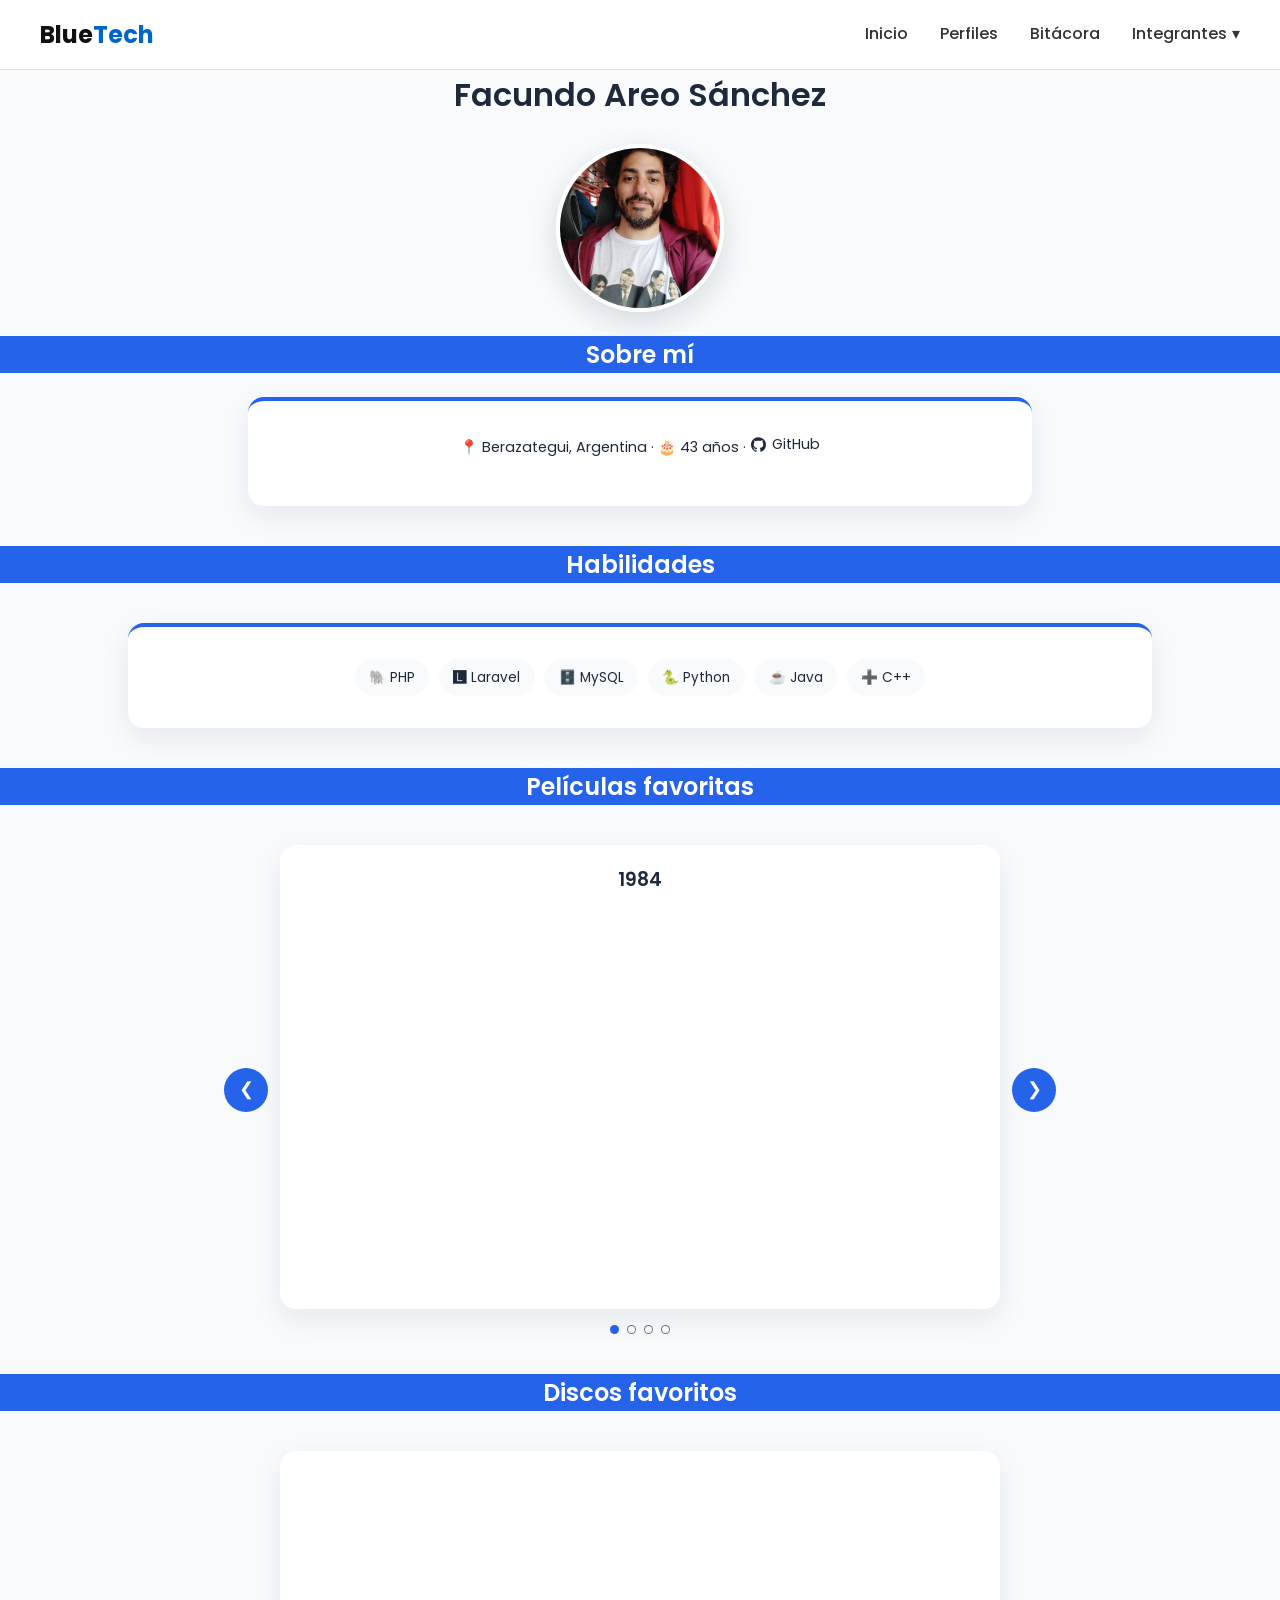
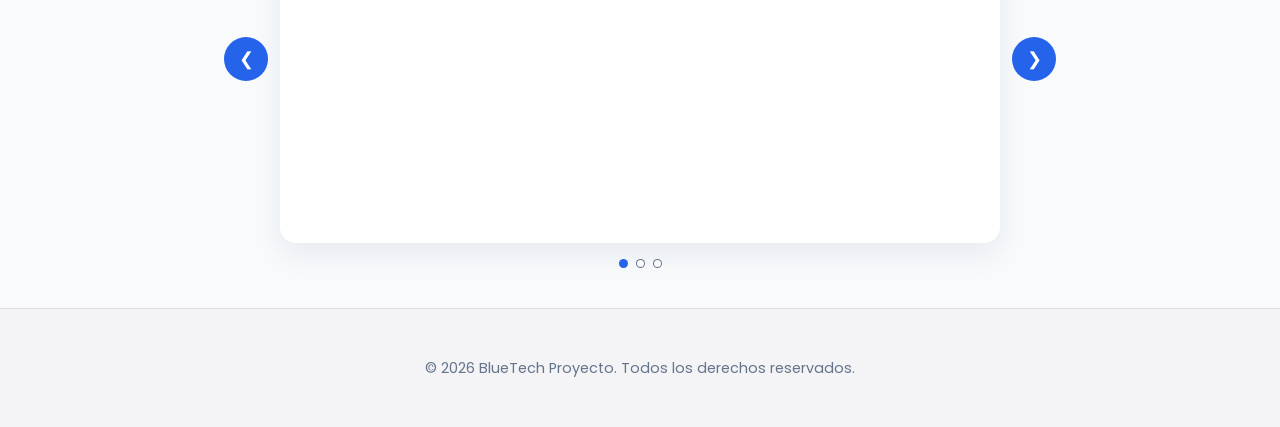
<file: perfil-4.html>
<!DOCTYPE html>
<html lang="es">

<head>
  <meta charset="UTF-8">
  <meta name="viewport" content="width=device-width, initial-scale=1.0">
  <title>Perfil - Facundo Sánchez</title>

  <link rel="preconnect" href="https://fonts.googleapis.com">
  <link rel="preconnect" href="https://fonts.gstatic.com" crossorigin>
  <link href="https://fonts.googleapis.com/css2?family=Poppins:wght@400;500;600;700&display=swap" rel="stylesheet">

  <link rel="stylesheet" href="css/style.css">
  <link rel="stylesheet" href="css/perfil.css">
  <link rel="stylesheet" href="css/header-footer.css">

  <script src="js/nav.js" defer></script>
  <script src="js/perfil.js" defer></script>
</head>

<body>
  <header>
    <nav class="navbar">
      <div class="logo">Blue<span>Tech</span></div>
      <ul class="nav-links">
        <li><a href="index.html">Inicio</a></li>
        <li><a href="index.html#perfiles">Perfiles</a></li>
        <li><a href="bitacora.html">Bitácora</a></li>
        <li class="dropdown">
          <button type="button" class="dropdown-toggle" aria-haspopup="true" aria-expanded="false">
            Integrantes <span class="dropdown-flecha" aria-hidden="true">&#9662;</span>
          </button>
          <ul class="dropdown-menu">
            <li><a href="perfil-2.html">Javier López</a></li>
            <li><a href="perfil-3.html">Rocío Arenas</a></li>
            <li><a href="perfil-4.html">Facundo Sánchez</a></li>
            <li><a href="perfil-5.html">Damián Gorosito</a></li>
          </ul>
        </li>
      </ul>
    </nav>
  </header>

  <main>
    <h1 class="nombre-brillante">Facundo Areo Sánchez</h1>

    <img class="avatar-perfil" src="img/facundo/avatar.jpg" alt="Foto de Facundo Sánchez" width="160" height="160">

    <h2 id="titulo-sobre-mi">Sobre mí</h2>

    <section class="sobre-mi" aria-labelledby="titulo-sobre-mi">
      <p class="sobre-mi-contacto">
        📍 Berazategui, Argentina &middot; 🎂 43 años
        &middot; <span class="enlace-github" title="GitHub pendiente">GitHub</span>
      </p>
    </section>

    <h2 id="titulo-habilidades">Habilidades</h2>

    <section class="skill-block" data-categoria="tecnicas">
      <div class="skill-chip-grupo">
        <span class="skill-chip">🐘 PHP</span>
        <span class="skill-chip">🅻 Laravel</span>
        <span class="skill-chip">🗄️ MySQL</span>
        <span class="skill-chip">🐍 Python</span>
        <span class="skill-chip">☕ Java</span>
        <span class="skill-chip">➕ C++</span>
      </div>
    </section>

    <h2 id="titulo-peliculas">Películas favoritas</h2>

    <section class="carousel" aria-labelledby="titulo-peliculas" data-etiqueta-slide="la película">
      <button type="button" class="carousel-flecha carousel-flecha--prev"
        aria-label="Película anterior">&#10094;</button>

      <div class="carousel-ventana">
        <ul class="carousel-pista" id="carousel-pista-peliculas">
          <li class="carousel-slide">
            <h3>1984</h3>
            <div class="carousel-video">
              <iframe width="560" height="315" src="https://www.youtube.com/embed/SXq3yMhobEU?si=khQX2AExFe4ON3Mx"
                title="YouTube video player" frameborder="0"
                allow="accelerometer; autoplay; clipboard-write; encrypted-media; gyroscope; picture-in-picture; web-share"
                referrerpolicy="strict-origin-when-cross-origin" allowfullscreen></iframe>
            </div>
          </li>
          <li class="carousel-slide">
            <h3>Un Mundo Feliz</h3>
            <div class="carousel-video">
              <iframe src="https://www.youtube.com/embed/xmpiTKFHhJ4" title="Un Mundo Feliz" frameborder="0"
                allow="accelerometer; autoplay; clipboard-write; encrypted-media; gyroscope; picture-in-picture; web-share"
                referrerpolicy="strict-origin-when-cross-origin" allowfullscreen></iframe>
            </div>
          </li>
          <li class="carousel-slide">
            <h3>In Time</h3>
            <div class="carousel-video">
              <iframe src="https://www.youtube.com/embed/xhYUaR5QiUs" title="In Time" frameborder="0"
                allow="accelerometer; autoplay; clipboard-write; encrypted-media; gyroscope; picture-in-picture; web-share"
                referrerpolicy="strict-origin-when-cross-origin" allowfullscreen></iframe>
            </div>
          </li>
          <li class="carousel-slide">
            <h3>Fallout</h3>
            <div class="carousel-video">
              <iframe src="https://www.youtube.com/embed/Gtl-6RCOl84" title="Fallout" frameborder="0"
                allow="accelerometer; autoplay; clipboard-write; encrypted-media; gyroscope; picture-in-picture; web-share"
                referrerpolicy="strict-origin-when-cross-origin" allowfullscreen></iframe>
            </div>
          </li>
        </ul>
      </div>

      <button type="button" class="carousel-flecha carousel-flecha--next"
        aria-label="Película siguiente">&#10095;</button>

      <div class="carousel-puntos" id="carousel-puntos-peliculas"></div>
    </section>

    <h2 id="titulo-discos">Discos favoritos</h2>

    <section class="carousel" aria-labelledby="titulo-discos" data-etiqueta-slide="el disco">
      <button type="button" class="carousel-flecha carousel-flecha--prev" aria-label="Disco anterior">&#10094;</button>

      <div class="carousel-ventana">
        <ul class="carousel-pista" id="carousel-pista-discos">
          <li class="carousel-slide">
            <div class="carousel-spotify">
              <iframe src="https://open.spotify.com/embed/album/71p2A2NvxBtP6t74q9lAhD?utm_source=generator"
                title="El Otro Yo" width="100%" height="352" frameborder="0" allowfullscreen
                allow="autoplay; clipboard-write; encrypted-media; fullscreen; picture-in-picture"
                loading="lazy"></iframe>
            </div>
          </li>
          <li class="carousel-slide">
            <div class="carousel-spotify">
              <iframe src="https://open.spotify.com/embed/album/2inxDlajVBxpxREiJpyh4J?utm_source=generator"
                title="Arbolito" width="100%" height="352" frameborder="0" allowfullscreen
                allow="autoplay; clipboard-write; encrypted-media; fullscreen; picture-in-picture"
                loading="lazy"></iframe>
            </div>
          </li>
          <li class="carousel-slide">
            <div class="carousel-spotify">
              <iframe src="https://open.spotify.com/embed/album/79wSuKtuvDstwlWV1KbLMl?utm_source=generator"
                title="Fun People" width="100%" height="352" frameborder="0" allowfullscreen
                allow="autoplay; clipboard-write; encrypted-media; fullscreen; picture-in-picture"
                loading="lazy"></iframe>
            </div>
          </li>
        </ul>
      </div>

      <button type="button" class="carousel-flecha carousel-flecha--next" aria-label="Disco siguiente">&#10095;</button>

      <div class="carousel-puntos" id="carousel-puntos-discos"></div>
    </section>
  </main>

  <footer>
    <p>&copy; 2026 BlueTech Proyecto. Todos los derechos reservados.</p>
  </footer>
</body>

</html>
</file>
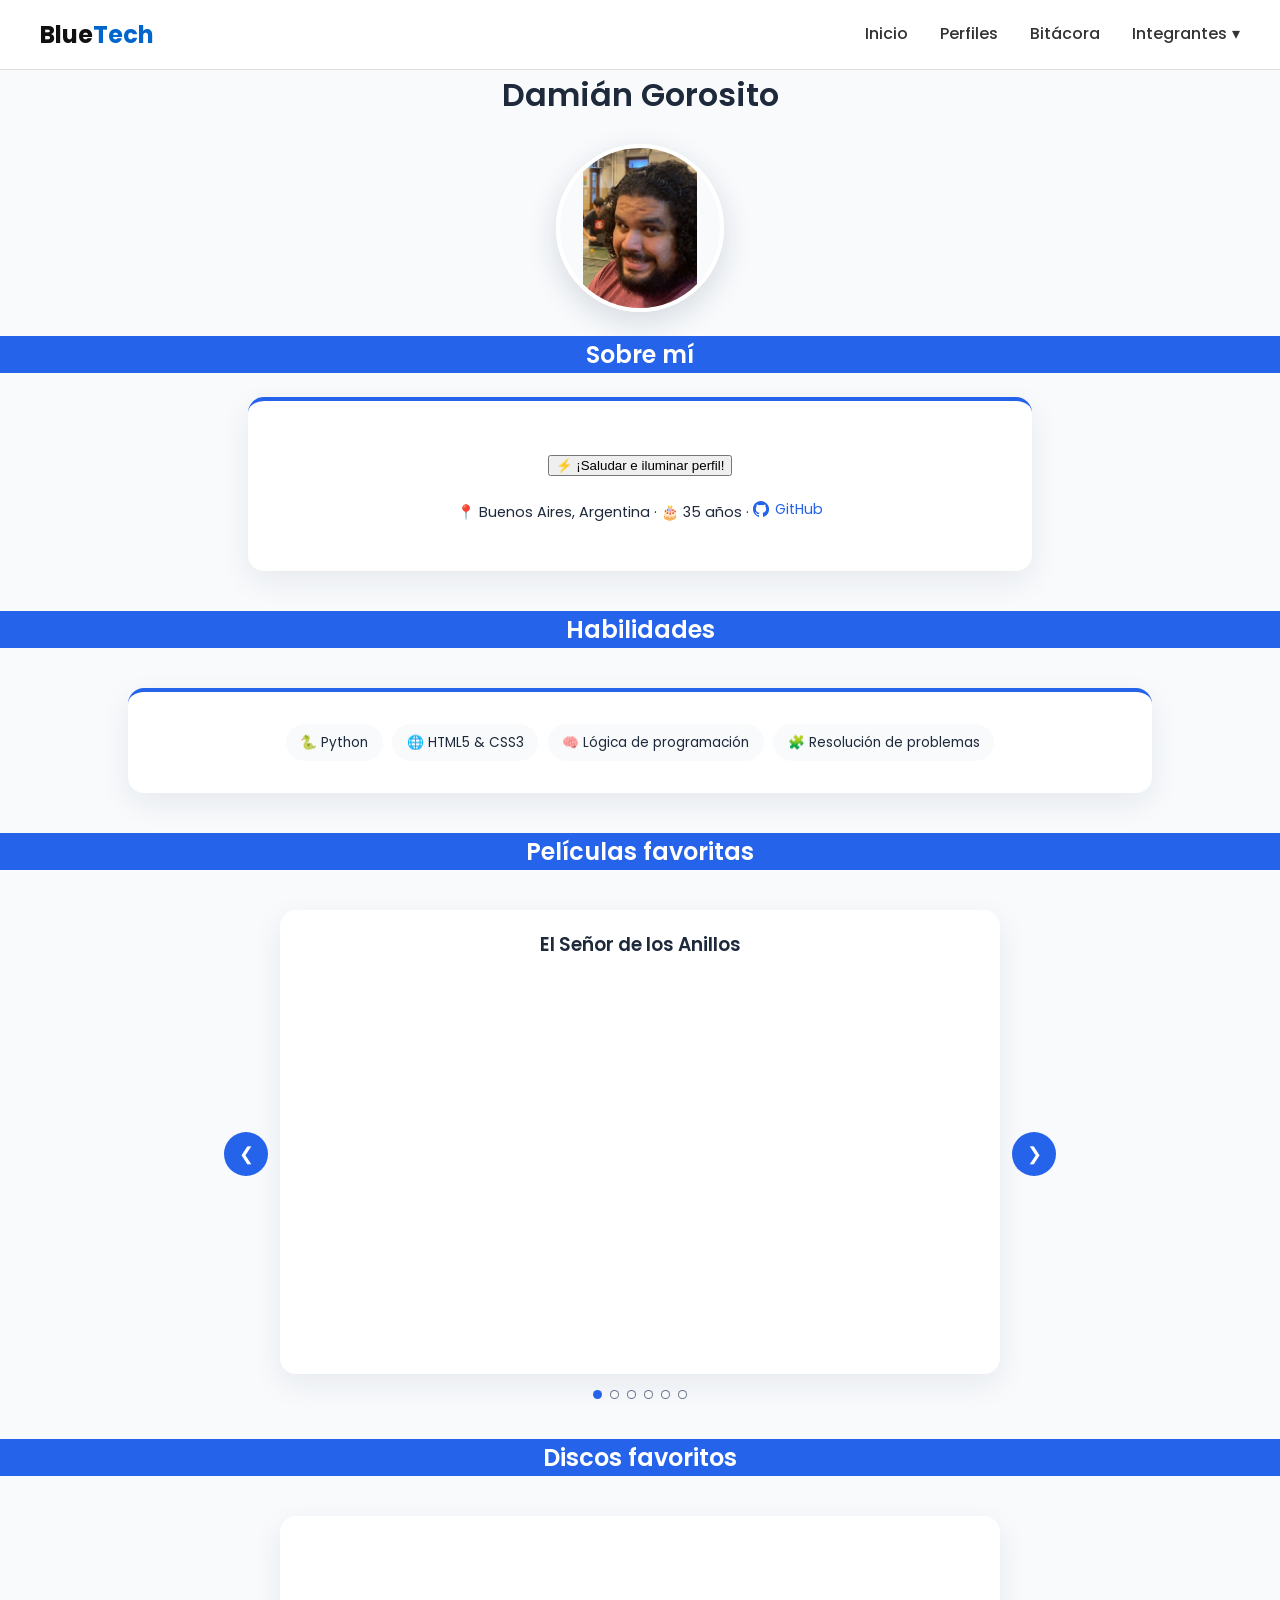
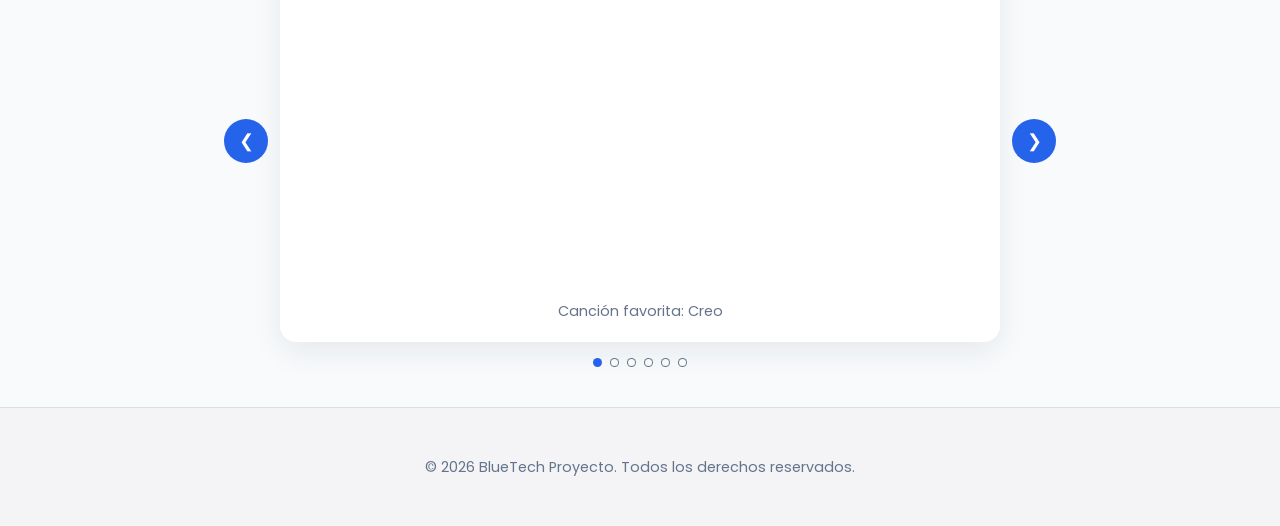
<file: perfil-5.html>
<!doctype html>
<html lang="es">
  <head>
    <script src="js/nav.js" defer></script>
    <script src="js/perfil.js" defer></script>
    <script src="js/damian.js" defer></script>
    
    <meta charset="UTF-8" />
    <meta name="viewport" content="width=device-width, initial-scale=1.0" />
    <title>Perfil - Damián Gorosito</title>

    <link rel="preconnect" href="https://fonts.googleapis.com" />
    <link rel="preconnect" href="https://fonts.gstatic.com" crossorigin />
    <link
      href="https://fonts.googleapis.com/css2?family=Poppins:wght@400;500;600;700&display=swap"
      rel="stylesheet"
    />

    <link rel="stylesheet" href="css/style.css" />
    <link rel="stylesheet" href="css/perfil.css">
    <link rel="stylesheet" href="css/header-footer.css">

    <script src="js/nav.js" defer></script>
    <script src="js/perfil.js" defer></script>
    <script src="js/damian.js" defer></script>
  </head>
  <body>
    <header>
      <nav class="navbar">
        <div class="logo">Blue<span>Tech</span></div>
        <ul class="nav-links">
          <li><a href="index.html">Inicio</a></li>
          <li><a href="index.html#perfiles">Perfiles</a></li>
          <li><a href="bitacora.html">Bitácora</a></li>
          <li class="dropdown">
            <button type="button" class="dropdown-toggle" aria-haspopup="true" aria-expanded="false">
              Integrantes <span class="dropdown-flecha" aria-hidden="true">&#9662;</span>
            </button>
            <ul class="dropdown-menu">
              <li><a href="perfil-2.html">Javier López</a></li>
              <li><a href="perfil-3.html">Rocío Arenas</a></li>
              <li><a href="perfil-4.html">Facundo Sánchez</a></li>
              <li><a href="perfil-5.html">Damián Gorosito</a></li>
            </ul>
          </li>
        </ul>
      </nav>
    </header>

    <main>
      <h1 class="nombre-brillante">Damián Gorosito</h1>

      <img class="avatar-perfil" src="img/damian/avatar.jpg" alt="Foto de Damián Gorosito" width="160" height="160">

      <h2 id="titulo-sobre-mi">Sobre mí</h2>

      <section class="sobre-mi" aria-labelledby="titulo-sobre-mi">
        <div class="interaccion-contenedor" style="text-align: center; margin: 20px 0;">
          <button id="btn-animar-damian" class="btn-animacion">⚡ ¡Saludar e iluminar perfil!</button>
          <p id="mensaje-animado" class="mensaje-dinamico"></p>
        </div>
        <p class="sobre-mi-contacto">📍 Buenos Aires, Argentina &middot; 🎂 35 años
          &middot; <a class="enlace-github" href="https://github.com/damiangorosito" target="_blank" rel="noopener">GitHub</a>
        </p>
      </section>

      <h2 id="titulo-habilidades">Habilidades</h2>

      <section class="skill-block" data-categoria="tecnicas">
        <div class="skill-chip-grupo">
          <span class="skill-chip">🐍 Python</span>
          <span class="skill-chip">🌐 HTML5 &amp; CSS3</span>
          <span class="skill-chip">🧠 Lógica de programación</span>
          <span class="skill-chip">🧩 Resolución de problemas</span>
        </div>
      </section>

      <h2 id="titulo-peliculas">Películas favoritas</h2>

      <section class="carousel" aria-labelledby="titulo-peliculas" data-etiqueta-slide="la película">
        <button type="button" class="carousel-flecha carousel-flecha--prev" aria-label="Película anterior">&#10094;</button>

        <div class="carousel-ventana">
          <ul class="carousel-pista" id="carousel-pista-peliculas">
            <li class="carousel-slide">
              <h3>El Señor de los Anillos</h3>
              <div class="carousel-video">
                <iframe src="https://www.youtube.com/embed/_nZdmwHrcnw" title="El Señor de los Anillos" frameborder="0" allow="accelerometer; autoplay; clipboard-write; encrypted-media; gyroscope; picture-in-picture; web-share" referrerpolicy="strict-origin-when-cross-origin" allowfullscreen></iframe>
              </div>
            </li>
            <li class="carousel-slide">
              <h3>El Gran Pez</h3>
              <div class="carousel-video">
                <iframe src="https://www.youtube.com/embed/JZTE078OmZg" title="El Gran Pez" frameborder="0" allow="accelerometer; autoplay; clipboard-write; encrypted-media; gyroscope; picture-in-picture; web-share" referrerpolicy="strict-origin-when-cross-origin" allowfullscreen></iframe>
              </div>
            </li>
            <li class="carousel-slide">
              <h3>Pulp Fiction</h3>
              <div class="carousel-video">
                <iframe src="https://www.youtube.com/embed/r-PSxjTR174" title="Pulp Fiction" frameborder="0" allow="accelerometer; autoplay; clipboard-write; encrypted-media; gyroscope; picture-in-picture; web-share" referrerpolicy="strict-origin-when-cross-origin" allowfullscreen></iframe>
              </div>
            </li>
          </ul>
        </div>

        <button type="button" class="carousel-flecha carousel-flecha--next" aria-label="Película siguiente">&#10095;</button>

        <div class="carousel-puntos" id="carousel-puntos-peliculas"></div>
      </section>

      <h2 id="titulo-discos">Discos favoritos</h2>

      <section class="carousel" aria-labelledby="titulo-discos" data-etiqueta-slide="el disco">
        <button type="button" class="carousel-flecha carousel-flecha--prev" aria-label="Disco anterior">&#10094;</button>

        <div class="carousel-ventana">
          <ul class="carousel-pista" id="carousel-pista-discos">
            <li class="carousel-slide">
              <div class="carousel-spotify">
                <iframe src="https://open.spotify.com/embed/album/573TG9cHInMww2QgBeKqTy?utm_source=generator" title="Señales - Callejeros" width="100%" height="352" frameborder="0" allowfullscreen allow="autoplay; clipboard-write; encrypted-media; fullscreen; picture-in-picture" loading="lazy"></iframe>
              </div>
              <p class="carousel-nota">Canción favorita: Creo</p>
            </li>
            <li class="carousel-slide">
              <div class="carousel-spotify">
                <iframe src="https://open.spotify.com/embed/album/0lKGADKI9s71jBqJe5xYhn?utm_source=generator" title="Feed the Machine - Poor Man's Poison" width="100%" height="352" frameborder="0" allowfullscreen allow="autoplay; clipboard-write; encrypted-media; fullscreen; picture-in-picture" loading="lazy"></iframe>
              </div>
            </li>
            <li class="carousel-slide">
              <div class="carousel-spotify">
                <iframe src="https://open.spotify.com/embed/album/5kk3PbroAezGBPucpoN4oC?utm_source=generator" title="Luzbelito - Patricio Rey y sus Redonditos de Ricota" width="100%" height="352" frameborder="0" allowfullscreen allow="autoplay; clipboard-write; encrypted-media; fullscreen; picture-in-picture" loading="lazy"></iframe>
              </div>
            </li>
          </ul>
        </div>

        <button type="button" class="carousel-flecha carousel-flecha--next" aria-label="Disco siguiente">&#10095;</button>

        <div class="carousel-puntos" id="carousel-puntos-discos"></div>
      </section>
    </main>

    <footer>
      <p>&copy; 2026 BlueTech Proyecto. Todos los derechos reservados.</p>
    </footer>
  </body>
</html>
</file>
<file: css/style.css>
@import url('https://fonts.googleapis.com/css2?family=Poppins:wght@400;600;700&display=swap');

/* ==========================================================================
   Variables de Diseño - Paleta y Tipografía (Ref: context.md)
   ========================================================================== */
:root {
  /* Tipografía */
  --font-family-base: 'Poppins', sans-serif;
  --line-height-base: 1.55;

  /* Paleta de Colores Principales */
  --color-primary: #2563EB;       /* Acción primaria destacada (CTA) */
  --color-secondary: #0F172A;     /* Botones secundarios, títulos y texto primario */
  
  /* Superficies y Fondos */
  --color-background: #F1F5F9;    /* Fondo de pantalla general (Slate 100) */
  --color-surface: #FFFFFF;       /* Tarjetas, inputs y superficies limpias */
  
  /* Bordes y Textos Accesorios */
  --color-border: #E2E8F0;        /* Bordes y divisores finos (Slate 200) */
  --color-text-secondary: #64748B; /* Textos secundarios, descripciones, placeholders */
}

/* ==========================================================================
   Estilos Base Generales (Reseteo y Aplicación de variables)
   ========================================================================== */
body {
  font-family: var(--font-family-base);
  line-height: var(--line-height-base);
  background-color: var(--color-background);
  color: var(--color-secondary); /* Texto primario */
  margin: 0;
  padding: 0;
}

/* Tipografía de Títulos (Poppins Semibold/Bold) */
h1, h2, h3, h4, h5, h6 {
  font-weight: 600;
  color: var(--color-secondary);
  margin-top: 0;
}

/* Textos de cuerpo y descripciones */
p, .text-secondary {
  color: var(--color-text-secondary);
}

/* ==========================================================================
   Clases Estructurales Sugeridas
   ========================================================================== */
/* Tarjetas */
.card {
  background-color: var(--color-surface);
  border: 1px solid var(--color-border);
  border-radius: 12px; /* Ajustar según preferencia, redondeo moderno */
  padding: 1.5rem;
  /* El efecto 'elevation' ya se da por el contraste entre fondo y tarjeta, 
     pero se puede agregar una sombra muy sutil si se desea: */
  box-shadow: 0 1px 3px rgba(0, 0, 0, 0.05);
}

/* Divisores de secciones */
.divider {
  border: 0;
  height: 1px;
  background-color: var(--color-border);
  margin: 2rem 0;
}

/* Botones Base */
.btn {
  font-family: var(--font-family-base);
  font-weight: 600;
  display: inline-flex;
  align-items: center;
  justify-content: center;
  padding: 0.75rem 1.5rem;
  border-radius: 8px;
  cursor: pointer;
  transition: all 0.2s ease-in-out;
  border: none;
}

/* .fondo{

} */


.btn-primary {
  background-color: var(--color-primary);
  color: #FFFFFF;
}

.btn-primary:hover {
  background-color: var(--color-secondary); /* Estado hover hacia azul/neutro oscuro */
}

.btn-secondary {
  background-color: var(--color-surface);
  color: var(--color-secondary);
  border: 1px solid var(--color-border);
}

.btn-secondary:hover {
  background-color: var(--color-border);
}

/* ==========================================================================
   1. DISEÑO BASE: CELULAR (Pantallas normales de smartphones)
   Rango: Desde 361px hasta 767px. 
   Aquí va tu diseño estándar para móviles (1 columna, menús colapsados).
   ========================================================================== */
body {
    font-size: 16px;
}

.navbar {
    flex-direction: column; /* El menú se apila verticalmente en móviles */
    gap: 15px;
}

.hero-title {
    font-size: 2.2rem;
}

.features-grid {
    grid-template-columns: 1fr; /* Una sola columna para tarjetas */
    gap: 20px;
}


/* ==========================================================================
   2. MEDIA QUERY: CELULAR MINIATURA / SMARTWATCHES
   Rango: Pantallas de 360px o menos (ej. iPhone SE antiguo, relojes, pantallas mini)
   ========================================================================== */
@media screen and (max-width: 360px) {
    body {
        font-size: 14px; /* Reducimos texto general para evitar desbordes */
        padding: 5px;
    }

    .hero-title {
        font-size: 1.8rem; /* Títulos más pequeños */
    }

    .btn {
        padding: 10px 15px;
        width: 100%; /* Botones a lo ancho total para facilitar el clic */
        text-align: center;
    }

    .navbar-brand {
        font-size: 1.2rem;
    }
}


/* ==========================================================================
   3. MEDIA QUERY: ESCRITORIO / PANTALLAS GRANDES
   Rango: Desde 768px en adelante (Tabletas en horizontal, Laptops y Monitores)
   ========================================================================== */
@media screen and (min-width: 768px) {
    .navbar {
        flex-direction: row; /* Menú horizontal clásico */
        justify-content: space-between;
    }

    .hero-section {
        padding: 80px 40px;
        text-align: left; /* Alineación limpia a la izquierda */
        display: flex;
        align-items: center;
        justify-content: space-between;
    }

    .hero-title {
        font-size: 3.5rem;
        max-width: 600px;
    }

    .features-grid {
        grid-template-columns: repeat(3, 1fr); /* 3 Columnas puras de tarjetas */
        gap: 30px;
    }
}
</file>
<file: css/header-footer.css>
/* ==========================================================================
   Header y footer de la home (BlueTech), compartidos por las paginas de perfil.
   Header: basado en la rama de Rocio. Footer: el de index.html de main.
   Los breakpoints del .navbar (columna en mobile, fila desde 768px) viven en style.css.
   ========================================================================== */
:root {
    --primary-blue: #0066cc;
    --dark-blue: #004499;
    --light-blue: #e6f0fa;
    --white: #ffffff;
    --black: #111111;
    --gray-dark: #333333;
    --gray-light: #f4f4f6;
    --gray-border: #dddddd;
}

body > header {
    background-color: var(--white);
    border-bottom: 1px solid var(--gray-border);
}

/* pegajoso solo en pantallas grandes: en mobile el header apilado ocupa demasiado alto */
@media screen and (min-width: 768px) {
    body > header {
        position: sticky;
        top: 0;
        z-index: 1000;
    }
}

.navbar {
    max-width: 1200px;
    margin: 0 auto;
    display: flex;
    align-items: center;
    padding: 1rem 2rem;
}

.logo {
    font-size: 1.5rem;
    font-weight: bold;
    color: var(--black);
}

.logo span {
    color: var(--primary-blue);
}

.nav-links {
    display: flex;
    flex-wrap: wrap;
    justify-content: center;
    list-style: none;
    gap: 1rem 2rem;
    margin: 0;
    padding: 0;
}

.nav-links a {
    text-decoration: none;
    color: var(--gray-dark);
    font-weight: 500;
    transition: color 0.3s;
}

.nav-links a:hover {
    color: var(--primary-blue);
}

/* Dropdown "Integrantes" del menu, con JS en js/nav.js */
.dropdown {
    position: relative;
}

.dropdown-toggle {
    display: inline-flex;
    align-items: center;
    gap: 0.3rem;
    background: none;
    border: 0;
    padding: 0;
    font: inherit;
    color: var(--gray-dark);
    font-weight: 500;
    cursor: pointer;
    transition: color 0.3s;
}

.dropdown-toggle:hover,
.dropdown.abierto .dropdown-toggle {
    color: var(--primary-blue);
}

.dropdown-toggle .dropdown-flecha {
    display: inline-block;
    transition: transform 0.2s ease;
}

.dropdown.abierto .dropdown-flecha {
    transform: rotate(180deg);
}

.dropdown-menu {
    position: absolute;
    top: 100%;
    left: 50%;
    transform: translateX(-50%);
    z-index: 1100;
    margin-top: 0.6rem;
    min-width: 180px;
    max-width: min(220px, calc(100vw - 2rem));
    box-sizing: border-box;
    background-color: var(--white);
    border: 1px solid var(--gray-border);
    border-radius: 8px;
    box-shadow: 0 10px 25px rgba(0, 0, 0, 0.1);
    list-style: none;
    padding: 0.5rem 0;
    display: none;
}

.dropdown.abierto .dropdown-menu {
    display: block;
}

.dropdown-menu li {
    display: block;
}

.dropdown-menu a {
    display: block;
    padding: 0.55rem 1.1rem;
    color: var(--gray-dark);
    text-decoration: none;
    font-weight: 500;
    white-space: nowrap;
}

.dropdown-menu a:hover {
    background-color: var(--gray-light);
    color: var(--primary-blue);
}


body > footer {
    background-color: var(--gray-light);
    border-top: 1px solid var(--gray-border);
    padding: 3rem 2rem;
    text-align: center;
    color: var(--gray-dark);
    font-size: 0.9rem;
}

body > footer p {
    margin: 0;
}
</file>
<file: css/home.css>
/* ==========================================================================
   Estilos exclusivos de la portada (index.html): hero, "Cómo lo armamos"
   y la seccion de tarjetas de perfiles con el boton Sorprendeme.
   Las variables de color (--primary-blue, --black, etc.) viven en
   header-footer.css, que se carga antes que este archivo.
   ========================================================================== */
* {
    box-sizing: border-box;
    margin: 0;
    padding: 0;
}

body {
    background-color: var(--white);
    color: var(--gray-dark);
    line-height: 1.6;
}

.hero {
    background: linear-gradient(135deg, var(--gray-light) 0%, var(--light-blue) 100%);
    padding: 6rem 2rem;
    text-align: center;
}

.hero-content {
    max-width: 800px;
    margin: 0 auto;
}

.hero h1 {
    font-size: 3rem;
    color: var(--black);
    margin-bottom: 1.5rem;
    line-height: 1.2;
}

.hero p {
    font-size: 1.2rem;
    color: var(--gray-dark);
    margin-bottom: 2rem;
}

.hero-buttons {
    display: flex;
    justify-content: center;
    gap: 1rem;
}

.btn-primary {
    background-color: var(--primary-blue);
    color: var(--white);
    padding: 0.8rem 2rem;
    border-radius: 4px;
    text-decoration: none;
    font-weight: 600;
    transition: background-color 0.3s;
}

.btn-primary:hover {
    background-color: var(--dark-blue);
}

.btn-secondary {
    background-color: transparent;
    color: var(--black);
    border: 2px solid var(--black);
    padding: 0.8rem 2rem;
    border-radius: 4px;
    text-decoration: none;
    font-weight: 600;
    transition: all 0.3s;
}

.btn-secondary:hover {
    background-color: var(--black);
    color: var(--white);
}

.features {
    max-width: 1200px;
    margin: 0 auto;
    padding: 5rem 2rem;
}

.section-title {
    text-align: center;
    font-size: 2rem;
    color: var(--black);
    margin-bottom: 3rem;
}

.grid {
    display: grid;
    grid-template-columns: repeat(auto-fit, minmax(300px, 1fr));
    gap: 2rem;
}

.card {
    background-color: var(--white);
    border: 1px solid var(--gray-border);
    border-radius: 8px;
    padding: 2.5rem;
    transition: transform 0.3s, box-shadow 0.3s;
}

.card:hover {
    transform: translateY(-5px);
    box-shadow: 0 10px 20px rgba(0,0,0,0.05);
    border-color: var(--primary-blue);
}

.card-icon {
    font-size: 2rem;
    color: var(--primary-blue);
    margin-bottom: 1rem;
}

.card h3 {
    font-size: 1.4rem;
    color: var(--black);
    margin-bottom: 1rem;
}

.card p {
    color: var(--gray-dark);
}

.cta-section {
    background-color: var(--black);
    color: var(--white);
    padding: 5rem 2rem;
    text-align: center;
}

.cta-section h2 {
    font-size: 2.5rem;
    margin-bottom: 1rem;
    color: white;
}

.cta-section p {
    color: var(--gray-border);
    margin-bottom: 2rem;
    max-width: 600px;
    margin-left: auto;
    margin-right: auto;
}

.grid--perfiles {
    grid-template-columns: repeat(auto-fit, minmax(130px, 1fr));
    gap: 1.25rem;
}

.card--perfil {
    display: block;
    padding: 1.5rem 0.75rem;
    text-align: center;
    text-decoration: none;
}

.card--perfil h3 {
    margin: 1rem 0 0;
    font-size: 1rem;
}

.card-avatar {
    display: block;
    width: 100%;
    max-width: 120px;
    aspect-ratio: 1 / 1;
    margin: 0 auto;
    border-radius: 50%;
    object-fit: cover;
    object-position: center 25%;
}

/* mientras no haya foto: circulo con la inicial */
.card-avatar--vacio {
    display: flex;
    align-items: center;
    justify-content: center;
    background-color: var(--light-blue);
    color: var(--primary-blue);
    font-size: 2.5rem;
    font-weight: 700;
}

.section-sub {
    text-align: center;
    color: var(--gray-dark);
    margin: -2rem 0 2.5rem;
}

.perfiles-accion {
    text-align: center;
    margin-top: 2.5rem;
}

.perfiles-accion button {
    border: 0;
    cursor: pointer;
    font: inherit;
    font-weight: 600;
}

.perfiles-accion button:disabled {
    opacity: 0.7;
    cursor: default;
}

#mensaje-sorpresa {
    margin-top: 1rem;
    color: var(--gray-dark);
    min-height: 1.6em;
}

/* Responsive design rules */
@media (max-width: 768px) {
    .navbar {
        flex-direction: column;
        gap: 1rem;
    }
    .nav-links {
        gap: 1rem;
    }
    .hero h1 {
        font-size: 2.2rem;
    }
    .hero-buttons {
        flex-direction: column;
        gap: 1rem;
    }
    .btn-primary, .btn-secondary {
        width: 100%;
        text-align: center;
    }
}
</file>
<file: css/perfil.css>
:root {
    --color-principal: #2563eb;
    --color-secundario: #1e40af;
    --color-fondo: #f8fafc;
    --color-superficie: #ffffff;
    --color-texto: #1e293b;
    --color-texto-secundario: #64748b;
}

body {
    background-color: var(--color-fondo);
    color: var(--color-texto);
    font-family: "Poppins", sans-serif;
    overflow-x: hidden;
}

#titulo-habilidades,
#titulo-peliculas,
#titulo-discos,
#titulo-juegos,
#titulo-saludo,
#titulo-sobre-mi {
    color: white;
    background-color: #2563eb;
    text-align: center;
}

.avatar-perfil {
    display: block;
    margin: 1.5rem auto;
    object-fit: contain;
    border-radius: 50%;
    border: 4px solid var(--color-superficie);
    box-shadow: 0 10px 30px rgba(30, 41, 59, 0.15);
}


.sobre-mi {
    max-width: 720px;
    margin: 1.5rem auto 2.5rem;
    padding: 2rem;
    background-color: var(--color-superficie);
    border-top: 4px solid var(--color-principal);
    border-radius: 16px;
    box-shadow: 0 10px 30px rgba(30, 41, 59, 0.08);
}

.sobre-mi h3 {
    margin-top: 0;
    color: var(--color-texto);
}

.sobre-mi p {
    color: var(--color-texto);
    line-height: 1.6;
}

.sobre-mi-contacto {
    text-align: center;
    color: var(--color-texto-secundario);
    font-size: 0.9rem;
    margin-top: 0;
}

.sobre-mi-contacto a {
    color: var(--color-principal);
    text-decoration: none;
}

.sobre-mi-contacto a:hover {
    text-decoration: underline;
}

.enlace-github {
    display: inline-flex;
    align-items: center;
    gap: 0.35rem;
}

.enlace-github::before {
    content: "";
    width: 1.1em;
    height: 1.1em;
    background-color: currentColor;
    -webkit-mask: url("../img/icons/github.svg") center / contain no-repeat;
    mask: url("../img/icons/github.svg") center / contain no-repeat;
}

.nombre-brillante {
    text-align: center;
    background-image: linear-gradient(
        90deg,
        var(--color-texto) 0%,
        var(--color-texto) 40%,
        var(--color-principal) 50%,
        var(--color-texto) 60%,
        var(--color-texto) 100%
    );
    background-size: 220% 100%;
    -webkit-background-clip: text;
    background-clip: text;
    color: transparent;
    animation: brillo-nombre 3s ease-in-out infinite alternate;
}

@keyframes brillo-nombre {
    from {
        background-position: 0% 0;
    }
    to {
        background-position: 100% 0;
    }
}

@media (prefers-reduced-motion: reduce) {
    .nombre-brillante {
        animation: none;
        background: none;
        text-shadow: none;
        color: var(--color-principal);
    }
}

.filtros {
    display: flex;
    flex-wrap: wrap;
    justify-content: center;
    gap: 0.6rem;
    max-width: 720px;
    margin: 1.5rem auto 0;
    padding: 0 1rem;
    list-style: none;
}

.filtros li {
    cursor: pointer;
    padding: 0.45rem 1rem;
    border-radius: 999px;
    background-color: var(--color-superficie);
    color: var(--color-texto-secundario);
    font-size: 0.85rem;
    font-weight: 500;
    box-shadow: 0 2px 8px rgba(30, 41, 59, 0.08);
    transition: background-color 0.2s ease, color 0.2s ease;
}

.filtros li:hover {
    color: var(--color-principal);
}

.filtros li.activo {
    background-color: var(--color-principal);
    color: #ffffff;
}

.oculto {
    display: none;
}

.skill-block {
    max-width: 960px;
    margin: 2.5rem auto;
    padding: 2rem;
    background-color: var(--color-superficie);
    border-top: 4px solid var(--color-principal);
    border-radius: 16px;
    box-shadow: 0 10px 30px rgba(30, 41, 59, 0.08);
}

.skill-block h3 {
    color: var(--color-texto);
    margin-top: 0;
}

.skill-chip-grupo {
    display: flex;
    flex-wrap: wrap;
    justify-content: center;
    gap: 0.6rem;
}

.skill-chip {
    display: inline-flex;
    align-items: center;
    gap: 0.4rem;
    padding: 0.5rem 0.9rem;
    background-color: var(--color-fondo);
    color: var(--color-texto);
    border-radius: 999px;
    font-size: 0.85rem;
}

.skill-chip small {
    color: var(--color-texto-secundario);
}

.skill-fila {
    display: flex;
    align-items: center;
    justify-content: center;
    flex-wrap: wrap;
    gap: 2rem;
    margin-top: 0.5rem;
}

.skill-lista {
    flex: 1 1 200px;
    max-width: 320px;
}

.skill-lista h4 {
    margin: 0 0 0.6rem;
    color: var(--color-texto);
}

.skill-lista ul {
    margin: 0;
    padding-left: 1.2rem;
    color: var(--color-texto-secundario);
}

.skill-lista li {
    margin-bottom: 0.4rem;
}

.skill-visual--cocina {
    position: relative;
    width: 260px;
    height: 255px;
    flex-shrink: 0;
}

.fuego-contenedor {
    position: absolute;
    bottom: 0;
    left: 50%;
    transform: translateX(-50%);
    width: 150px;
    aspect-ratio: 281 / 170;
    overflow: hidden;
    z-index: 0;
}

.fuego-contenedor img {
    width: 100%;
    height: 100%;
    object-fit: cover;
    object-position: center 76%;
    display: block;
}

.sarten-img {
    position: absolute;
    bottom: -15px;
    left: 50%;
    transform: translateX(-50%);
    width: 240px;
    z-index: 1;
}

.ingrediente {
    position: absolute;
    top: -10px;
    font-size: 1.7rem;
    z-index: 2;
    animation: caer-en-sarten 4s linear infinite;
}

@keyframes caer-en-sarten {
    0% {
        top: -10px;
        opacity: 1;
    }
    50% {
        top: 115px;
        opacity: 1;
    }
    58% {
        top: 115px;
        opacity: 0;
    }
    100% {
        top: -10px;
        opacity: 0;
    }
}

@media (prefers-reduced-motion: reduce) {
    .ingrediente {
        animation: none;
        top: 133px;
    }
}

.skill-visual--electronica {
    position: relative;
    width: 260px;
    height: 220px;
    flex-shrink: 0;
}

.skill-visual--musica {
    display: flex;
    align-items: center;
    justify-content: center;
    flex-shrink: 0;
}

.guitarra-img {
    height: 220px;
    width: auto;
    display: block;
}

.pcb-img {
    position: absolute;
    bottom: 10px;
    left: 50%;
    transform: translateX(-50%);
    width: 200px;
    z-index: 0;
}

.soldador-contenedor {
    position: absolute;
    top: 31px;
    left: 108px;
    width: 150px;
    z-index: 1;
    transform-origin: 15% 90%;
    animation: soldar 3.5s ease-in-out infinite;
}

.soldador-contenedor img {
    width: 100%;
    height: auto;
    display: block;
}

@keyframes soldar {
    0%,
    100% {
        transform: translate(28px, -26px) rotate(-8deg);
    }
    45%,
    65% {
        transform: translate(0, 0) rotate(0deg);
    }
}

@media (prefers-reduced-motion: reduce) {
    .soldador-contenedor {
        animation: none;
        transform: translate(0, 0);
    }
}

.carousel {
    position: relative;
    max-width: 720px;
    margin: 2.5rem auto;
    padding: 0 3.5rem;
    display: flex;
    flex-direction: column;
    align-items: center;
}

.carousel-ventana {
    width: 100%;
    overflow: hidden;
    border-radius: 16px;
    background-color: var(--color-superficie);
    box-shadow: 0 10px 30px rgba(30, 41, 59, 0.08);
}

.carousel-pista {
    display: flex;
    list-style: none;
    margin: 0;
    padding: 0;
    transition: transform 0.45s ease;
}

.carousel-slide {
    flex: 0 0 100%;
    box-sizing: border-box;
    padding: 1.25rem;
    text-align: center;
}

.carousel-slide h3 {
    margin: 0 0 0.75rem;
    color: var(--color-texto);
}

.carousel-video {
    position: relative;
    width: 100%;
    aspect-ratio: 16 / 9;
    border-radius: 10px;
    overflow: hidden;
}

.carousel-video iframe {
    position: absolute;
    inset: 0;
    width: 100%;
    height: 100%;
    border: 0;
}

.carousel-spotify {
    width: 100%;
}

.carousel-spotify iframe {
    width: 100%;
    height: 352px;
    border: 0;
    display: block;
}

.carousel-nota {
    margin: 0.75rem 0 0;
    color: var(--color-texto-secundario);
    font-size: 0.9rem;
}

.carousel-flecha {
    position: absolute;
    top: 50%;
    transform: translateY(-50%);
    width: 44px;
    height: 44px;
    border: none;
    border-radius: 50%;
    background-color: var(--color-principal);
    color: #ffffff;
    font-size: 1.1rem;
    cursor: pointer;
    display: flex;
    align-items: center;
    justify-content: center;
    transition: background-color 0.2s ease;
    z-index: 1;
}

.carousel-flecha:hover {
    background-color: var(--color-secundario);
}

.carousel-flecha--prev {
    left: 0;
}

.carousel-flecha--next {
    right: 0;
}

.carousel-puntos {
    display: flex;
    justify-content: center;
    gap: 0.5rem;
    margin-top: 1rem;
}

.carousel-punto {
    width: 9px;
    height: 9px;
    border-radius: 50%;
    border: none;
    padding: 0;
    background-color: var(--color-fondo);
    box-shadow: inset 0 0 0 1px var(--color-texto-secundario);
    cursor: pointer;
}

.carousel-punto.activo {
    background-color: var(--color-principal);
    box-shadow: none;
}

@media (max-width: 600px) {
    .carousel {
        padding: 0 2.75rem;
    }

    .carousel-flecha {
        width: 36px;
        height: 36px;
    }
}

.juegos-grid {
    display: grid;
    grid-template-columns: repeat(auto-fill, minmax(140px, 1fr));
    gap: 1.5rem;
    max-width: 960px;
    margin: 2.5rem auto;
    padding: 0 1.5rem;
}

.juego-card {
    aspect-ratio: 3 / 4.55;
    perspective: 1000px;
    cursor: pointer;
}

.juego-card-inner {
    position: relative;
    width: 100%;
    height: 100%;
    transition: transform 0.6s;
    transform-style: preserve-3d;
}

.juego-card.girada .juego-card-inner {
    transform: rotateY(180deg);
}

.juego-card-frente,
.juego-card-dorso {
    position: absolute;
    inset: 0;
    backface-visibility: hidden;
    border-radius: 12px;
    overflow: hidden;
    box-shadow: 0 10px 30px rgba(30, 41, 59, 0.08);
    display: flex;
    flex-direction: column;
}

.juego-card-frente {
    background-color: var(--color-superficie);
}

.juego-info-hint {
    position: absolute;
    top: 0.4rem;
    right: 0.4rem;
    z-index: 1;
    background-color: rgba(37, 99, 235, 0.85);
    color: #ffffff;
    font-size: 0.65rem;
    font-weight: 600;
    padding: 0.2rem 0.5rem;
    border-radius: 999px;
    pointer-events: none;
}

.juego-card-frente img {
    width: 100%;
    aspect-ratio: 3 / 4;
    object-fit: cover;
    display: block;
}

.juego-card-frente p {
    flex: 1;
    display: flex;
    align-items: center;
    justify-content: center;
    margin: 0;
    padding: 0.5rem;
    text-align: center;
    font-size: 0.85rem;
    font-weight: 500;
    color: var(--color-texto);
}

.juego-card-dorso {
    transform: rotateY(180deg);
    background-color: var(--color-principal);
    align-items: center;
    justify-content: center;
    gap: 0.6rem;
    padding: 1.2rem;
    text-align: center;
}

.juego-card-dorso p {
    margin: 0;
    color: #ffffff;
    font-size: 0.85rem;
    line-height: 1.3;
}

.juego-card-dorso p:last-child {
    font-size: 1.4rem;
    font-weight: 700;
}

/* ===== Media queries de perfil (breakpoints: 1200px / 900px / 400px) ===== */

@media (max-width: 1200px) {
    .skill-block,
    .carousel,
    .juegos-grid {
        padding-left: 1.5rem;
        padding-right: 1.5rem;
    }
}

@media (max-width: 900px) {
    .nombre-brillante {
        font-size: 1.6rem;
    }

    .skill-fila {
        flex-direction: column;
        text-align: center;
    }

    .skill-lista {
        max-width: 100%;
    }

    .juegos-grid {
        grid-template-columns: repeat(auto-fill, minmax(120px, 1fr));
        gap: 1rem;
    }

    .carousel {
        padding: 0 2.5rem;
    }
}

@media (max-width: 400px) {
    .nombre-brillante {
        font-size: 1.25rem;
    }

    .skill-visual--cocina,
    .skill-visual--electronica {
        width: 100%;
        max-width: 220px;
    }

    .juegos-grid {
        grid-template-columns: repeat(2, 1fr);
        gap: 0.8rem;
        padding: 0 1rem;
    }

    .filtros li {
        font-size: 0.75rem;
        padding: 0.4rem 0.75rem;
    }

    .carousel {
        padding: 0 2rem;
    }

    .carousel-flecha {
        width: 32px;
        height: 32px;
        font-size: 0.9rem;
    }
    .btn-animacion { 
        background-color: #2563EB; 
        color: #ffffff; border: none; 
        padding: 12px 24px; 
        border-radius: 8px; 
        font-size: 1rem; 
        font-weight: 600; 
        cursor: pointer; 
        transition: transform 0.2s, background-color 0.2s; 
    }
    .btn-animacion:hover { 
        background-color: #1E40AF; 
        transform: scale(1.05); 
    }
    .mensaje-oculto { 
        opacity: 0; 
        transition: opacity 0.5s ease-in-out; 
        margin-top: 12px; 
        font-weight: 600; 
        color: #0066CC; 
    }

    .mensaje-visible { 
        opacity: 1; 
    }
    @keyframes efectoBrilloGiro { 
        0% { 
            transform: scale(1) rotate(0deg); 
            box-shadow: 0 0 0px rgba(37, 99, 235, 0); 
        } 
        50% { 
            transform: scale(1.08) rotate(4deg); 
            box-shadow: 0 0 20px rgba(37, 99, 235, 0.8); 
        } 
        100% { 
            transform: scale(1) rotate(0deg); 
            box-shadow: 0 0 0px rgba(37, 99, 235, 0); 
        }
    } 
    .animacion-efecto { animation: efectoBrilloGiro 1s ease-in-out; }


    
}
</file>
<file: css/bitacora.css>
/* ==========================================================================
   Estilos exclusivos de la bitacora (bitacora.html): el ancho maximo del
   contenido y las tarjetas de cada entrada.
   El fondo, el color de texto y la tipografia del body ya vienen de
   perfil.css (que esta pagina tambien carga), asi que no se repiten aca.
   ========================================================================== */

/* Ancho maximo centrado, igual en la presentacion y en cada entrada */
.presentacion-bitacora,
.entrada-bitacora {
    max-width: 1200px;
    margin-left: auto;
    margin-right: auto;
    padding-left: 20px;
    padding-right: 20px;
    box-sizing: border-box;
}

main {
    padding-top: 40px;
    padding-bottom: 60px;
}

.presentacion-bitacora {
    margin-bottom: 40px;
    text-align: left;
}

.entrada-bitacora {
    margin-bottom: 30px;
}

.tarjeta-bitacora {
    background-color: #ffffff;
    border: 1px solid #e2e8f0;
    border-radius: 12px;
    padding: 28px;
    box-shadow: 0 4px 6px -1px rgba(0, 0, 0, 0.05);
}

.tarjeta-bitacora header h2 {
    margin-top: 0;
    color: #0066cc;
}
</file>
